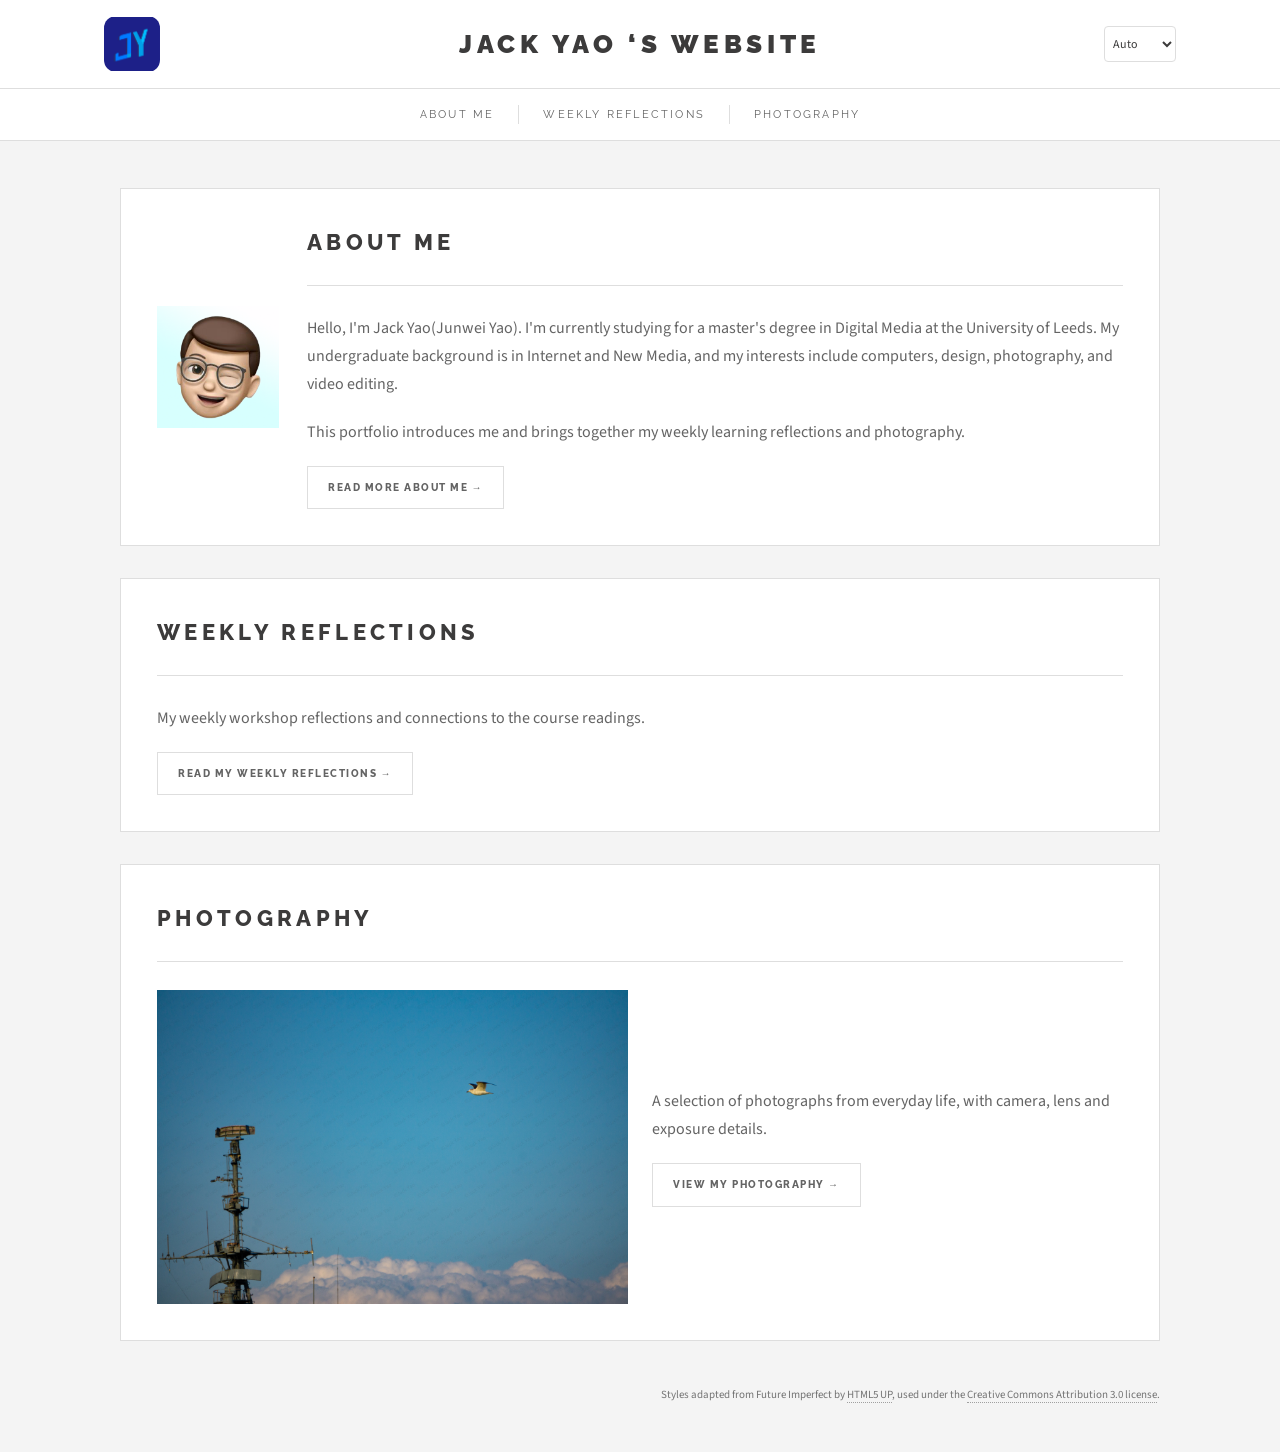
<file: index.html>
<!doctype html>
<html lang="en">
<head>
<meta charset="utf-8" />
<meta name="viewport" content="width=device-width, initial-scale=1" />
<title> Jack Yao's Website </title>
<script src="theme.js?v=20261113-1"></script>
<link href="style.css?v=20261113-1" rel="stylesheet" type="text/css" />
</head>
<body>
<header class="site-header">
  <div class="header-content">
    <a class="logo-link" href="index.html" aria-label="Home">
      <img class="site-logo" src="images/Logo.png" alt="Jack Yao logo" width="56" height="56" />
    </a>
    <h1>Jack Yao ‘s Website</h1>
    <div class="header-actions">
      <select class="theme-select" id="theme-select" aria-label="Color theme: Auto follows your device" title="Color theme">
        <option value="system">Auto</option>
        <option value="light">Light</option>
        <option value="dark">Dark</option>
      </select>
      <button class="menu-toggle" type="button" aria-expanded="false" aria-controls="site-navigation">Menu</button>
    </div>
  </div>
  <nav class="site-nav" id="site-navigation" aria-label="Main navigation">
    <a href="about.html">About Me</a>
    <a href="reflections.html">Weekly Reflections</a>
    <a href="photography.html">Photography</a>
  </nav>
</header>
<main>
  <section class="about-section" id="about">
    <img class="profile-avatar" src="images/avatar.png" alt="Illustrated portrait of Jack Yao" width="122" height="122" />
    <div>
      <h2>About Me</h2>
      <p>Hello, I'm Jack Yao(Junwei Yao). I'm currently studying for a master's degree in Digital Media at the University of Leeds. My undergraduate background is in Internet and New Media, and my interests include computers, design, photography, and video editing.</p>
      <p>This portfolio introduces me and brings together my weekly learning reflections and photography.</p>
      <p><a href="about.html">Read more about me →</a></p>
    </div>
  </section>
  <section id="reflections">
    <h2>Weekly Reflections</h2>
    <p>My weekly workshop reflections and connections to the course readings.</p>
    <p><a href="reflections.html">Read my weekly reflections →</a></p>
  </section>
  <section id="photography">
    <h2>Photography</h2>
    <div class="photography-preview">
      <a class="photo-link" href="photography.html" aria-label="View my photography gallery">
        <img src="images/photography-bird.jpg" alt="A bird flying across a blue sky above a ship's mast" width="6000" height="4000" loading="lazy" />
      </a>
      <div>
        <p>A selection of photographs from everyday life, with camera, lens and exposure details.</p>
        <p><a href="photography.html">View my photography →</a></p>
      </div>
    </div>
  </section>
</main>
<footer class="site-footer">
  <span>Styles adapted from Future Imperfect by <a href="https://html5up.net">HTML5 UP</a>, used under the <a href="https://html5up.net/license">Creative Commons Attribution 3.0 license</a>.</span>
</footer>
<script>
  const header = document.querySelector('.site-header');
  const menuButton = document.querySelector('.menu-toggle');
  const navigation = document.querySelector('.site-nav');

  function setMenuOpen(open) {
    header.classList.toggle('menu-open', open);
    menuButton.setAttribute('aria-expanded', String(open));
  }

  menuButton.addEventListener('click', function () {
    setMenuOpen(menuButton.getAttribute('aria-expanded') !== 'true');
  });

  navigation.addEventListener('click', function (event) {
    if (event.target.closest('a')) {
      setMenuOpen(false);
    }
  });

  document.addEventListener('keydown', function (event) {
    if (event.key === 'Escape' && header.classList.contains('menu-open')) {
      setMenuOpen(false);
      menuButton.focus();
    }
  });

  document.addEventListener('click', function (event) {
    if (!header.contains(event.target)) {
      setMenuOpen(false);
    }
  });

  window.matchMedia('(max-width: 768px)').addEventListener('change', function () {
    setMenuOpen(false);
  });
</script>
</body>
</html>
</file>
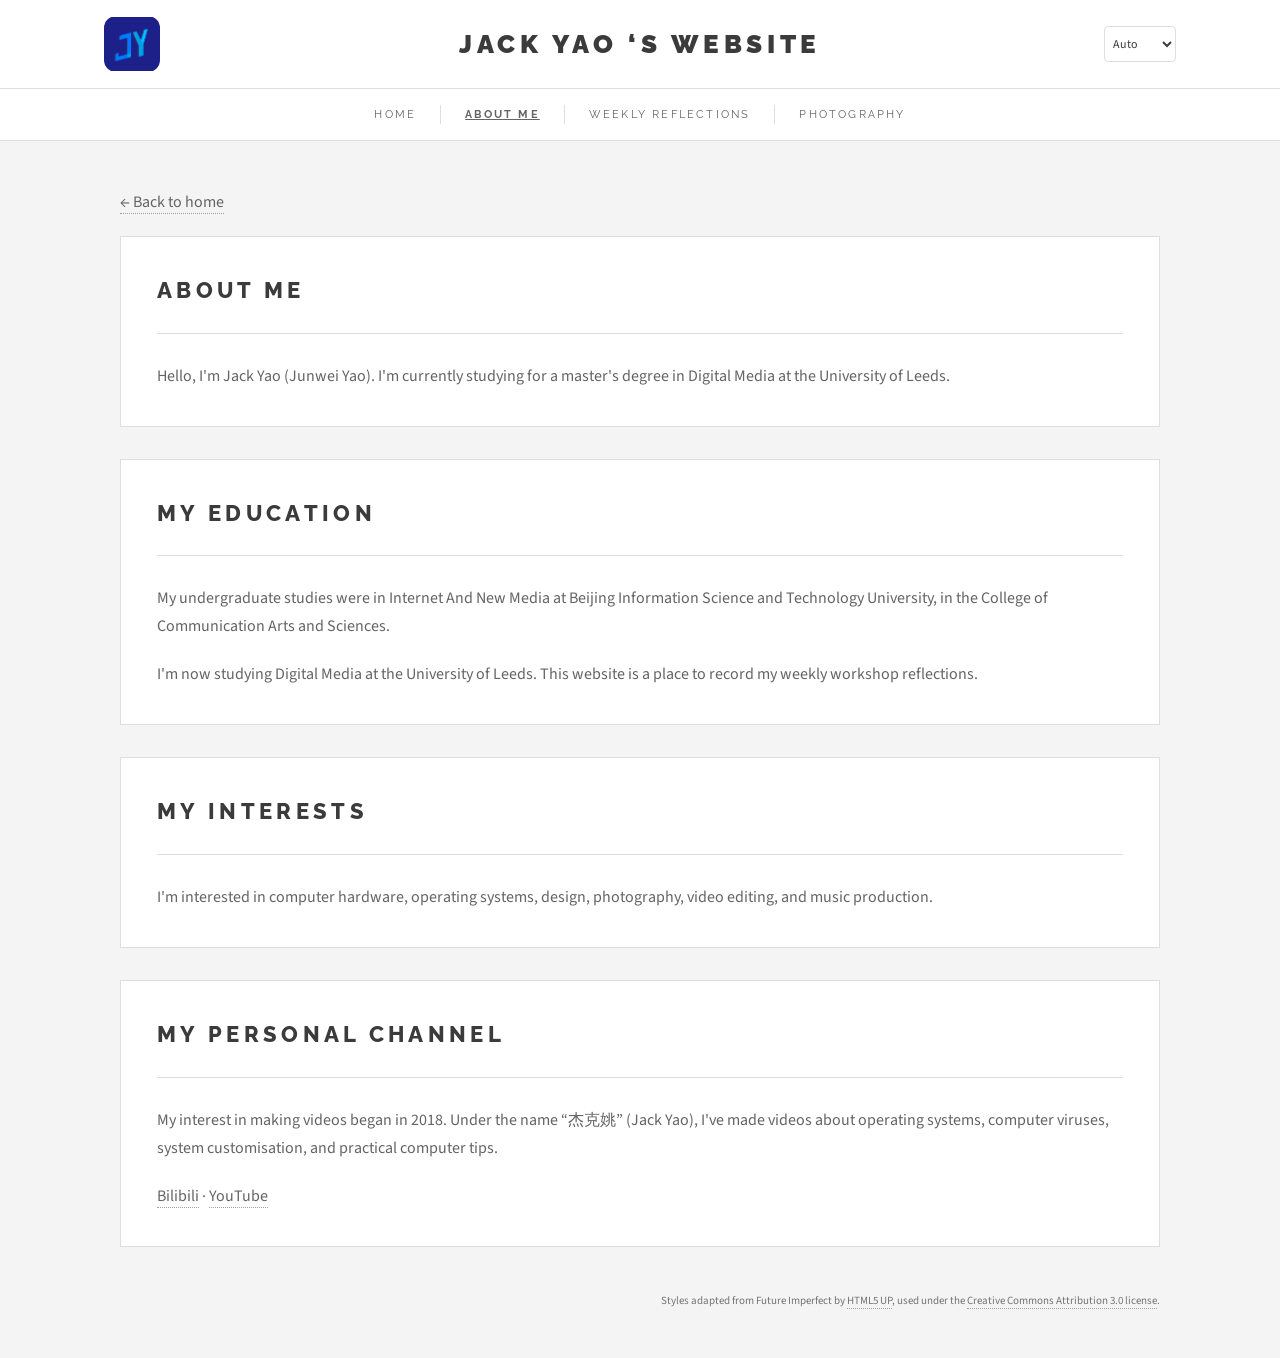
<file: about.html>
<!doctype html>
<html lang="en">
<head>
<meta charset="utf-8" />
<meta name="viewport" content="width=device-width, initial-scale=1" />
<title>About Me — Jack Yao's Website</title>
<meta name="description" content="Jack Yao's education, interests, creative work and personal video channel." />
<script src="theme.js?v=20261113-1"></script>
<link href="style.css?v=20261113-1" rel="stylesheet" type="text/css" />
</head>
<body>
<header class="site-header">
  <div class="header-content">
    <a class="logo-link" href="index.html" aria-label="Home">
      <img class="site-logo" src="images/Logo.png" alt="Jack Yao logo" width="56" height="56" />
    </a>
    <h1>Jack Yao ‘s Website</h1>
    <div class="header-actions">
      <select class="theme-select" id="theme-select" aria-label="Color theme: Auto follows your device" title="Color theme">
        <option value="system">Auto</option>
        <option value="light">Light</option>
        <option value="dark">Dark</option>
      </select>
      <button class="menu-toggle" type="button" aria-expanded="false" aria-controls="site-navigation">Menu</button>
    </div>
  </div>
  <nav class="site-nav" id="site-navigation" aria-label="Main navigation">
    <a href="index.html">Home</a>
    <a href="about.html" aria-current="page">About Me</a>
    <a href="reflections.html">Weekly Reflections</a>
    <a href="photography.html">Photography</a>
  </nav>
</header>
<main>
  <p><a href="index.html">← Back to home</a></p>
  <section id="about">
    <h2>About Me</h2>
    <p>Hello, I'm Jack Yao (Junwei Yao). I'm currently studying for a master's degree in Digital Media at the University of Leeds.</p>
  </section>
  <section>
    <h2>My Education</h2>
    <p>My undergraduate studies were in Internet And New Media at Beijing Information Science and Technology University, in the College of Communication Arts and Sciences.</p>
    <p>I'm now studying Digital Media at the University of Leeds. This website is a place to record my weekly workshop reflections.</p>
  </section>
  <section>
    <h2>My Interests</h2>
    <p>I'm interested in computer hardware, operating systems, design, photography, video editing, and music production.</p>
  </section>
  <section>
    <h2>My Personal Channel</h2>
    <p>My interest in making videos began in 2018. Under the name “杰克姚” (Jack Yao), I've made videos about operating systems, computer viruses, system customisation, and practical computer tips.</p>
    <p><a href="https://space.bilibili.com/101168809">Bilibili</a> · <a href="https://www.youtube.com/@jackyao233/">YouTube</a></p>
  </section>
</main>
<footer class="site-footer">
  <span>Styles adapted from Future Imperfect by <a href="https://html5up.net">HTML5 UP</a>, used under the <a href="https://html5up.net/license">Creative Commons Attribution 3.0 license</a>.</span>
</footer>
<script>
  const header = document.querySelector('.site-header');
  const menuButton = document.querySelector('.menu-toggle');
  const navigation = document.querySelector('.site-nav');

  function setMenuOpen(open) {
    header.classList.toggle('menu-open', open);
    menuButton.setAttribute('aria-expanded', String(open));
  }

  menuButton.addEventListener('click', function () {
    setMenuOpen(menuButton.getAttribute('aria-expanded') !== 'true');
  });

  navigation.addEventListener('click', function (event) {
    if (event.target.closest('a')) {
      setMenuOpen(false);
    }
  });

  document.addEventListener('keydown', function (event) {
    if (event.key === 'Escape' && header.classList.contains('menu-open')) {
      setMenuOpen(false);
      menuButton.focus();
    }
  });

  document.addEventListener('click', function (event) {
    if (!header.contains(event.target)) {
      setMenuOpen(false);
    }
  });

  window.matchMedia('(max-width: 768px)').addEventListener('change', function () {
    setMenuOpen(false);
  });
</script>
</body>
</html>
</file>
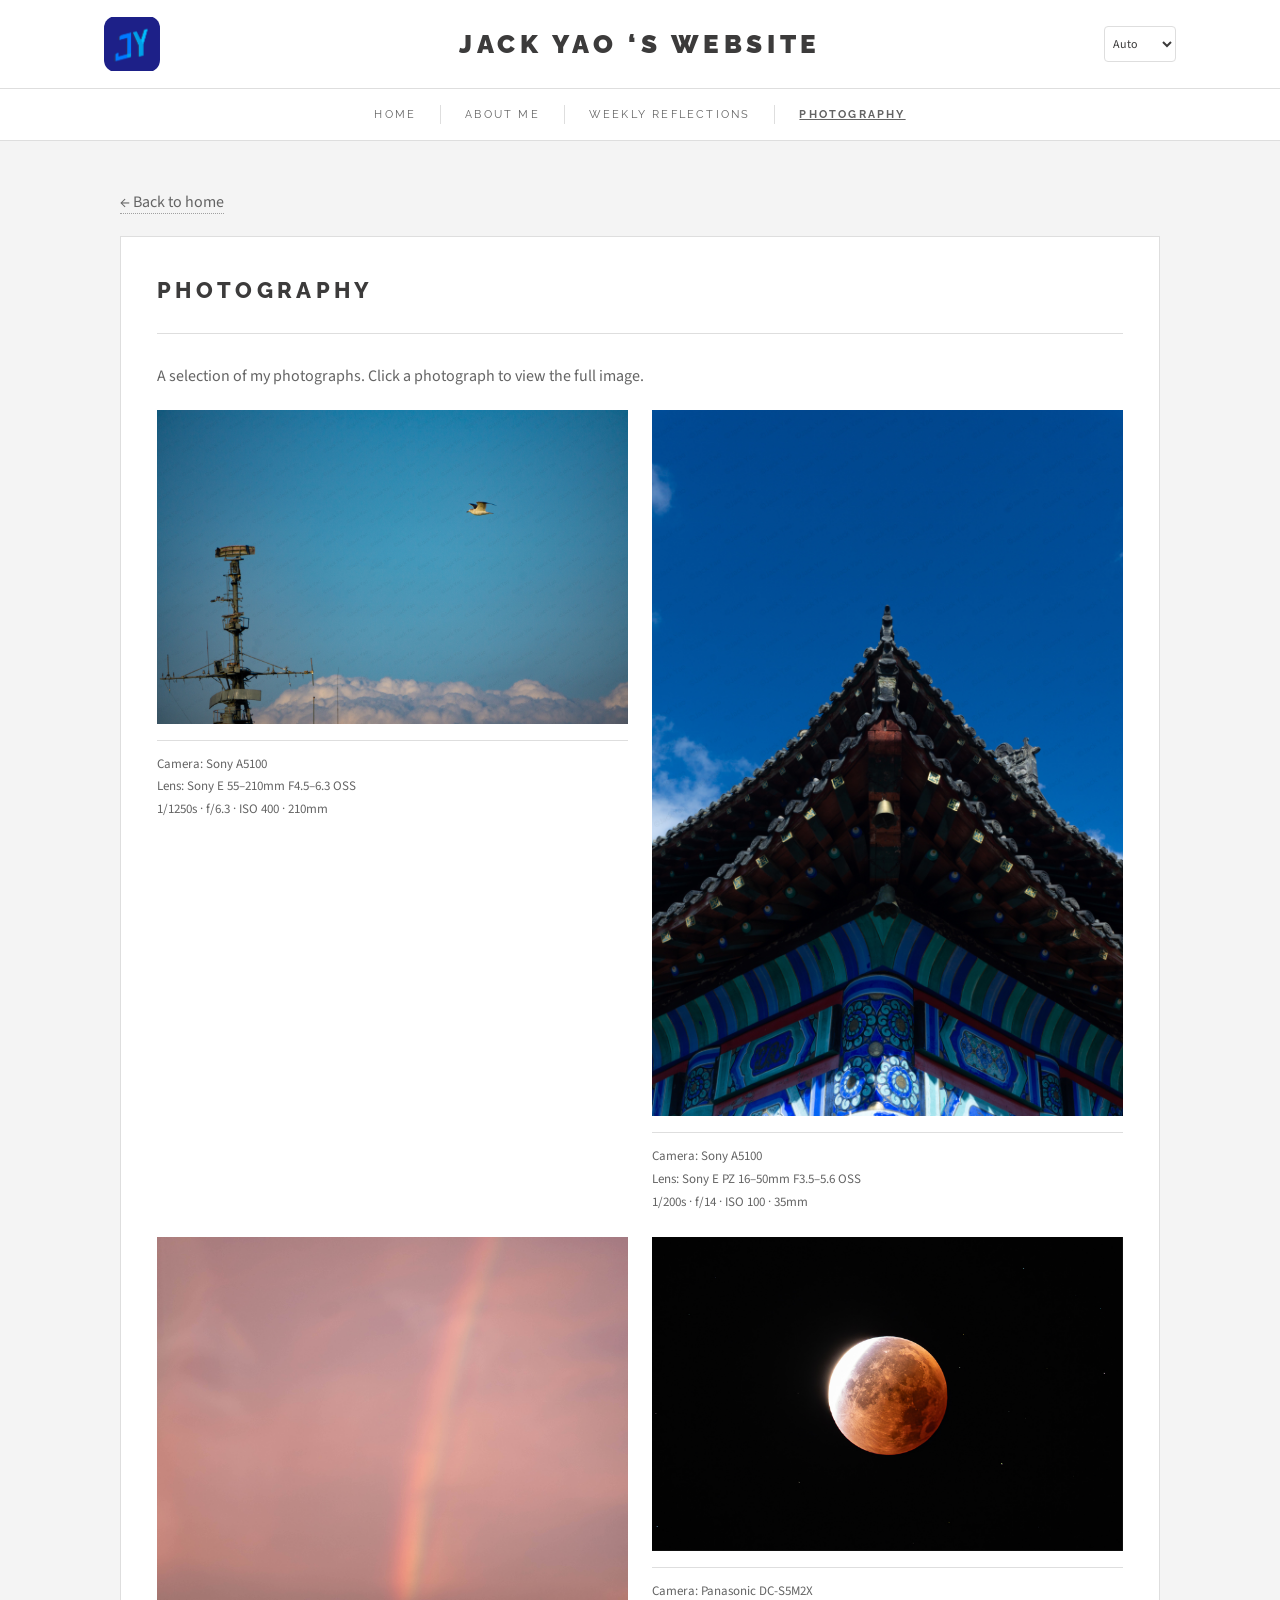
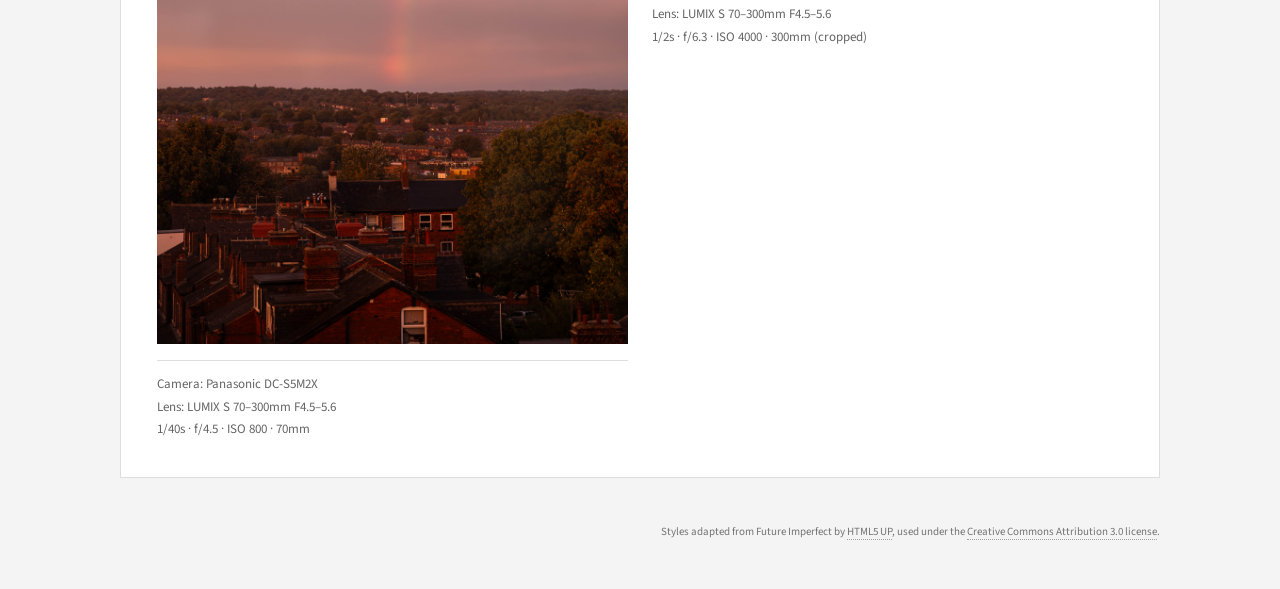
<file: photography.html>
<!doctype html>
<html lang="en">
<head>
<meta charset="utf-8" />
<meta name="viewport" content="width=device-width, initial-scale=1" />
<title>Photography — Jack Yao's Website</title>
<meta name="description" content="Photography by Jack Yao, with camera, lens and exposure details." />
<script src="theme.js?v=20261113-1"></script>
<link href="style.css?v=20261113-1" rel="stylesheet" type="text/css" />
</head>
<body>
<header class="site-header">
  <div class="header-content">
    <a class="logo-link" href="index.html" aria-label="Home">
      <img class="site-logo" src="images/Logo.png" alt="Jack Yao logo" width="56" height="56" />
    </a>
    <h1>Jack Yao ‘s Website</h1>
    <div class="header-actions">
      <select class="theme-select" id="theme-select" aria-label="Color theme: Auto follows your device" title="Color theme">
        <option value="system">Auto</option>
        <option value="light">Light</option>
        <option value="dark">Dark</option>
      </select>
      <button class="menu-toggle" type="button" aria-expanded="false" aria-controls="site-navigation">Menu</button>
    </div>
  </div>
  <nav class="site-nav" id="site-navigation" aria-label="Main navigation">
    <a href="index.html">Home</a>
    <a href="about.html">About Me</a>
    <a href="reflections.html">Weekly Reflections</a>
    <a href="photography.html" aria-current="page">Photography</a>
  </nav>
</header>
<main>
  <p><a href="index.html">← Back to home</a></p>
  <section id="photography">
    <h2>Photography</h2>
    <p>A selection of my photographs. Click a photograph to view the full image.</p>
    <div class="photo-grid">
      <figure>
        <a class="photo-link" href="images/photography-bird.jpg">
          <img src="images/photography-bird.jpg" alt="A bird flying across a blue sky above a ship's mast" width="6000" height="4000" loading="lazy" />
        </a>
        <figcaption>
          Camera: Sony A5100<br />
          Lens: Sony E 55–210mm F4.5–6.3 OSS<br />
          1/1250s · f/6.3 · ISO 400 · 210mm
        </figcaption>
      </figure>
      <figure>
        <a class="photo-link" href="images/photography-roof.jpg">
          <img src="images/photography-roof.jpg" alt="Decorated traditional roof seen from below against a blue sky" width="4000" height="6000" loading="lazy" />
        </a>
        <figcaption>
          Camera: Sony A5100<br />
          Lens: Sony E PZ 16–50mm F3.5–5.6 OSS<br />
          1/200s · f/14 · ISO 100 · 35mm
        </figcaption>
      </figure>
      <figure>
        <a class="photo-link" href="images/photography-rainbow.jpg">
          <img src="images/photography-rainbow.jpg" alt="A rainbow in a pink evening sky above rooftops and trees" width="4000" height="6000" loading="lazy" />
        </a>
        <figcaption>
          Camera: Panasonic DC-S5M2X<br />
          Lens: LUMIX S 70–300mm F4.5–5.6<br />
          1/40s · f/4.5 · ISO 800 · 70mm
        </figcaption>
      </figure>
      <figure>
        <a class="photo-link" href="images/photography-moon.png">
          <img src="images/photography-moon.png" alt="An orange moon during a lunar eclipse against a dark sky" width="6000" height="4000" loading="lazy" />
        </a>
        <figcaption>
          Camera: Panasonic DC-S5M2X<br />
          Lens: LUMIX S 70–300mm F4.5–5.6<br />
          1/2s · f/6.3 · ISO 4000 · 300mm (cropped)
        </figcaption>
      </figure>
    </div>
  </section>
</main>
<footer class="site-footer">
  <span>Styles adapted from Future Imperfect by <a href="https://html5up.net">HTML5 UP</a>, used under the <a href="https://html5up.net/license">Creative Commons Attribution 3.0 license</a>.</span>
</footer>
<script>
  const header = document.querySelector('.site-header');
  const menuButton = document.querySelector('.menu-toggle');
  const navigation = document.querySelector('.site-nav');

  function setMenuOpen(open) {
    header.classList.toggle('menu-open', open);
    menuButton.setAttribute('aria-expanded', String(open));
  }

  menuButton.addEventListener('click', function () {
    setMenuOpen(menuButton.getAttribute('aria-expanded') !== 'true');
  });

  navigation.addEventListener('click', function (event) {
    if (event.target.closest('a')) {
      setMenuOpen(false);
    }
  });

  document.addEventListener('keydown', function (event) {
    if (event.key === 'Escape' && header.classList.contains('menu-open')) {
      setMenuOpen(false);
      menuButton.focus();
    }
  });

  document.addEventListener('click', function (event) {
    if (!header.contains(event.target)) {
      setMenuOpen(false);
    }
  });

  window.matchMedia('(max-width: 768px)').addEventListener('change', function () {
    setMenuOpen(false);
  });
</script>
</body>
</html>
</file>
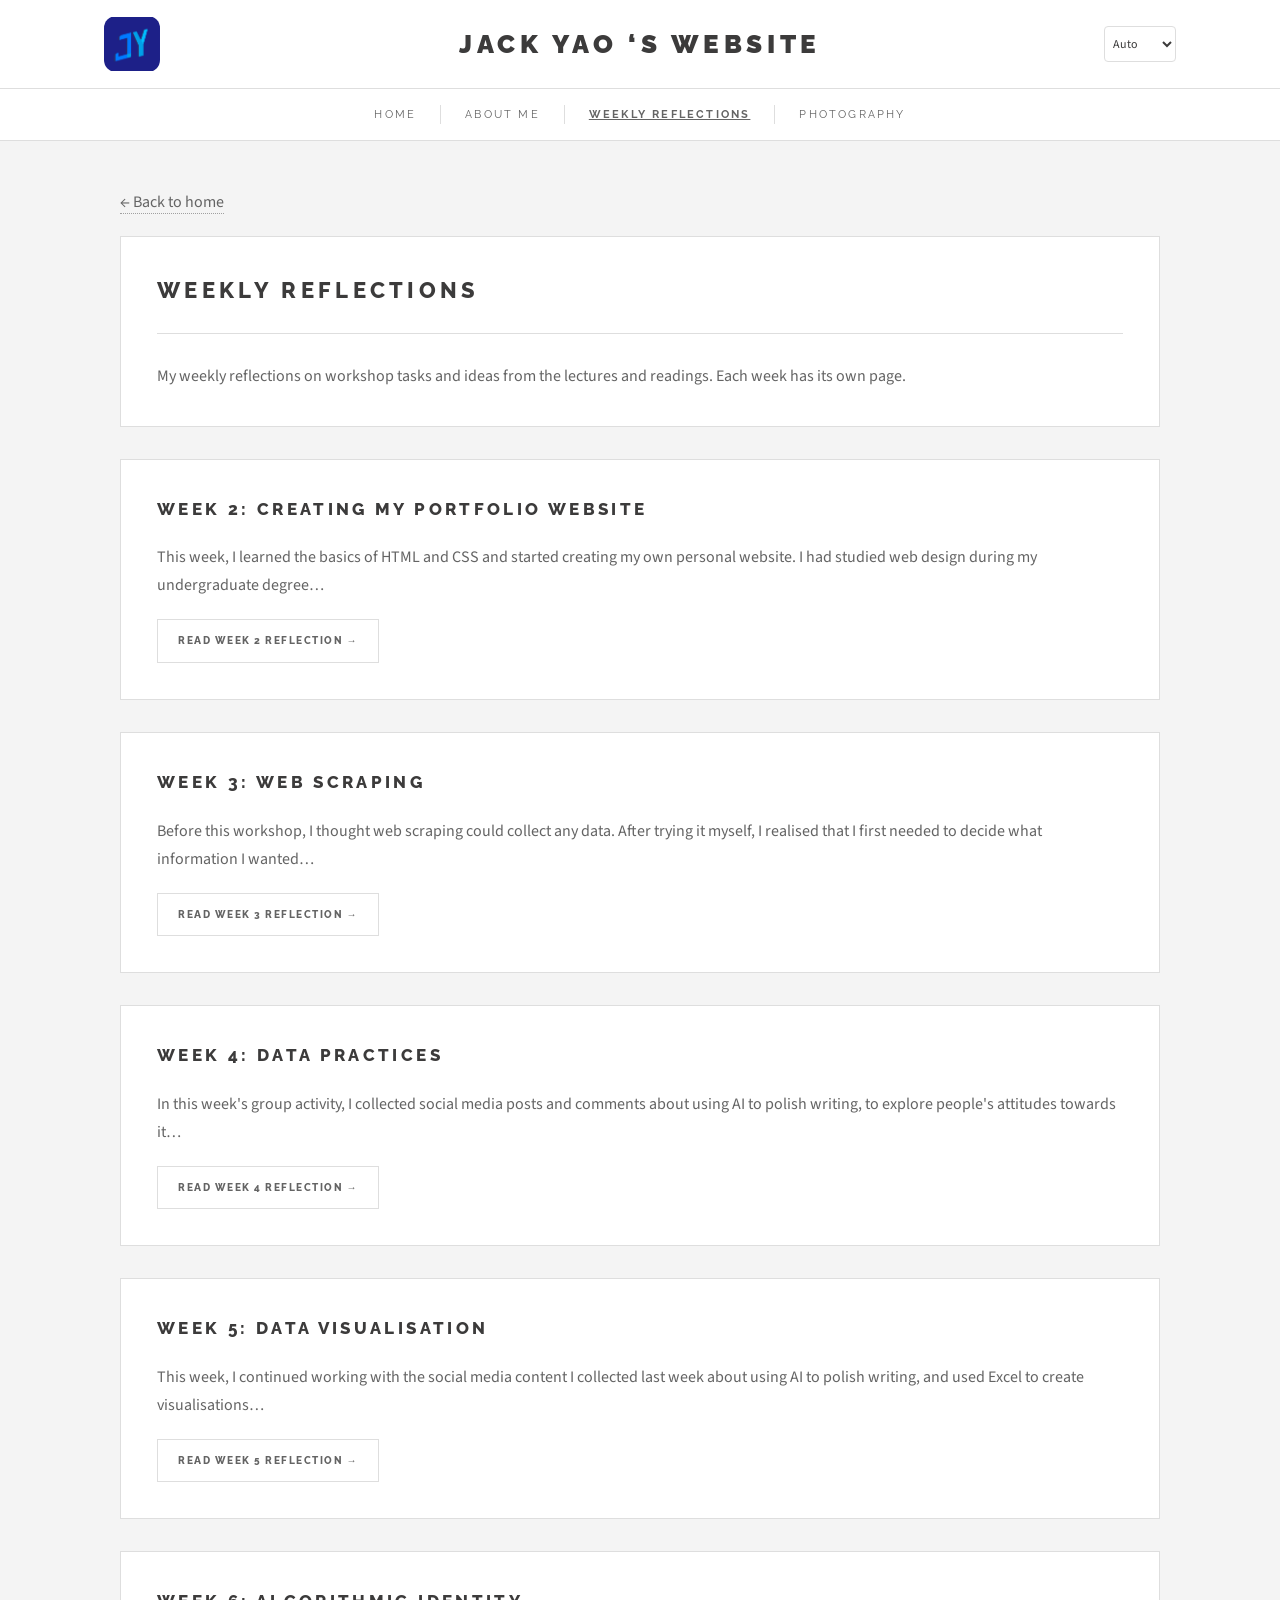
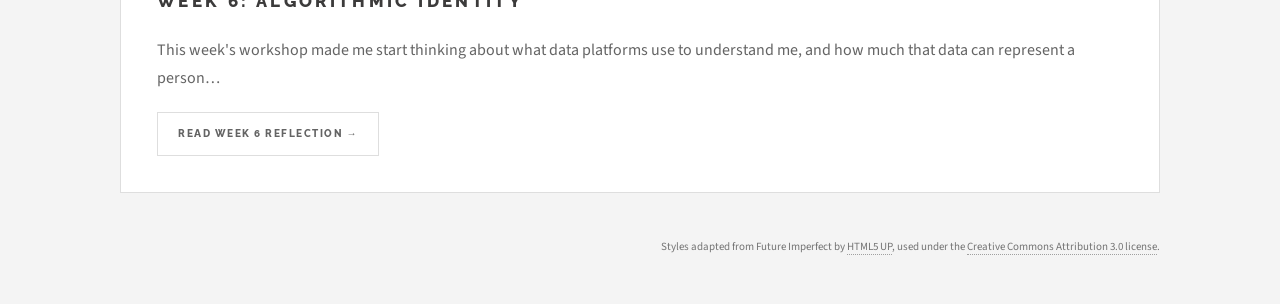
<file: reflections.html>
<!doctype html>
<html lang="en">
<head>
<meta charset="utf-8" />
<meta name="viewport" content="width=device-width, initial-scale=1" />
<title>Weekly Reflections — Jack Yao's Website</title>
<meta name="description" content="Jack Yao's weekly workshop reflections and connections to digital media readings and lectures." />
<script src="theme.js?v=20261113-1"></script>
<link href="style.css?v=20261113-1" rel="stylesheet" type="text/css" />
</head>
<body>
<header class="site-header">
  <div class="header-content">
    <a class="logo-link" href="index.html" aria-label="Home">
      <img class="site-logo" src="images/Logo.png" alt="Jack Yao logo" width="56" height="56" />
    </a>
    <h1>Jack Yao ‘s Website</h1>
    <div class="header-actions">
      <select class="theme-select" id="theme-select" aria-label="Color theme: Auto follows your device" title="Color theme">
        <option value="system">Auto</option>
        <option value="light">Light</option>
        <option value="dark">Dark</option>
      </select>
      <button class="menu-toggle" type="button" aria-expanded="false" aria-controls="site-navigation">Menu</button>
    </div>
  </div>
  <nav class="site-nav" id="site-navigation" aria-label="Main navigation">
    <a href="index.html">Home</a>
    <a href="about.html">About Me</a>
    <a href="reflections.html" aria-current="page">Weekly Reflections</a>
    <a href="photography.html">Photography</a>
  </nav>
</header>
<main>
  <p><a href="index.html">← Back to home</a></p>
  <section id="reflections">
    <h2>Weekly Reflections</h2>
    <p>My weekly reflections on workshop tasks and ideas from the lectures and readings. Each week has its own page.</p>
  </section>
  <article>
    <h3><a href="week2.html">Week 2: Creating My Portfolio Website</a></h3>
    <p>This week, I learned the basics of HTML and CSS and started creating my own personal website. I had studied web design during my undergraduate degree…</p>
    <p><a href="week2.html">Read Week 2 reflection →</a></p>
  </article>
  <article>
    <h3><a href="week3.html">Week 3: Web Scraping</a></h3>
    <p>Before this workshop, I thought web scraping could collect any data. After trying it myself, I realised that I first needed to decide what information I wanted…</p>
    <p><a href="week3.html">Read Week 3 reflection →</a></p>
  </article>
  <article>
    <h3><a href="week4.html">Week 4: Data Practices</a></h3>
    <p>In this week's group activity, I collected social media posts and comments about using AI to polish writing, to explore people's attitudes towards it…</p>
    <p><a href="week4.html">Read Week 4 reflection →</a></p>
  </article>
  <article>
    <h3><a href="week5.html">Week 5: Data Visualisation</a></h3>
    <p>This week, I continued working with the social media content I collected last week about using AI to polish writing, and used Excel to create visualisations…</p>
    <p><a href="week5.html">Read Week 5 reflection →</a></p>
  </article>
  <article>
    <h3><a href="week6.html">Week 6: Algorithmic Identity</a></h3>
    <p>This week's workshop made me start thinking about what data platforms use to understand me, and how much that data can represent a person…</p>
    <p><a href="week6.html">Read Week 6 reflection →</a></p>
  </article>
</main>
<footer class="site-footer">
  <span>Styles adapted from Future Imperfect by <a href="https://html5up.net">HTML5 UP</a>, used under the <a href="https://html5up.net/license">Creative Commons Attribution 3.0 license</a>.</span>
</footer>
<script>
  const header = document.querySelector('.site-header');
  const menuButton = document.querySelector('.menu-toggle');
  const navigation = document.querySelector('.site-nav');

  function setMenuOpen(open) {
    header.classList.toggle('menu-open', open);
    menuButton.setAttribute('aria-expanded', String(open));
  }

  menuButton.addEventListener('click', function () {
    setMenuOpen(menuButton.getAttribute('aria-expanded') !== 'true');
  });

  navigation.addEventListener('click', function (event) {
    if (event.target.closest('a')) {
      setMenuOpen(false);
    }
  });

  document.addEventListener('keydown', function (event) {
    if (event.key === 'Escape' && header.classList.contains('menu-open')) {
      setMenuOpen(false);
      menuButton.focus();
    }
  });

  document.addEventListener('click', function (event) {
    if (!header.contains(event.target)) {
      setMenuOpen(false);
    }
  });

  window.matchMedia('(max-width: 768px)').addEventListener('change', function () {
    setMenuOpen(false);
  });
</script>
</body>
</html>
</file>
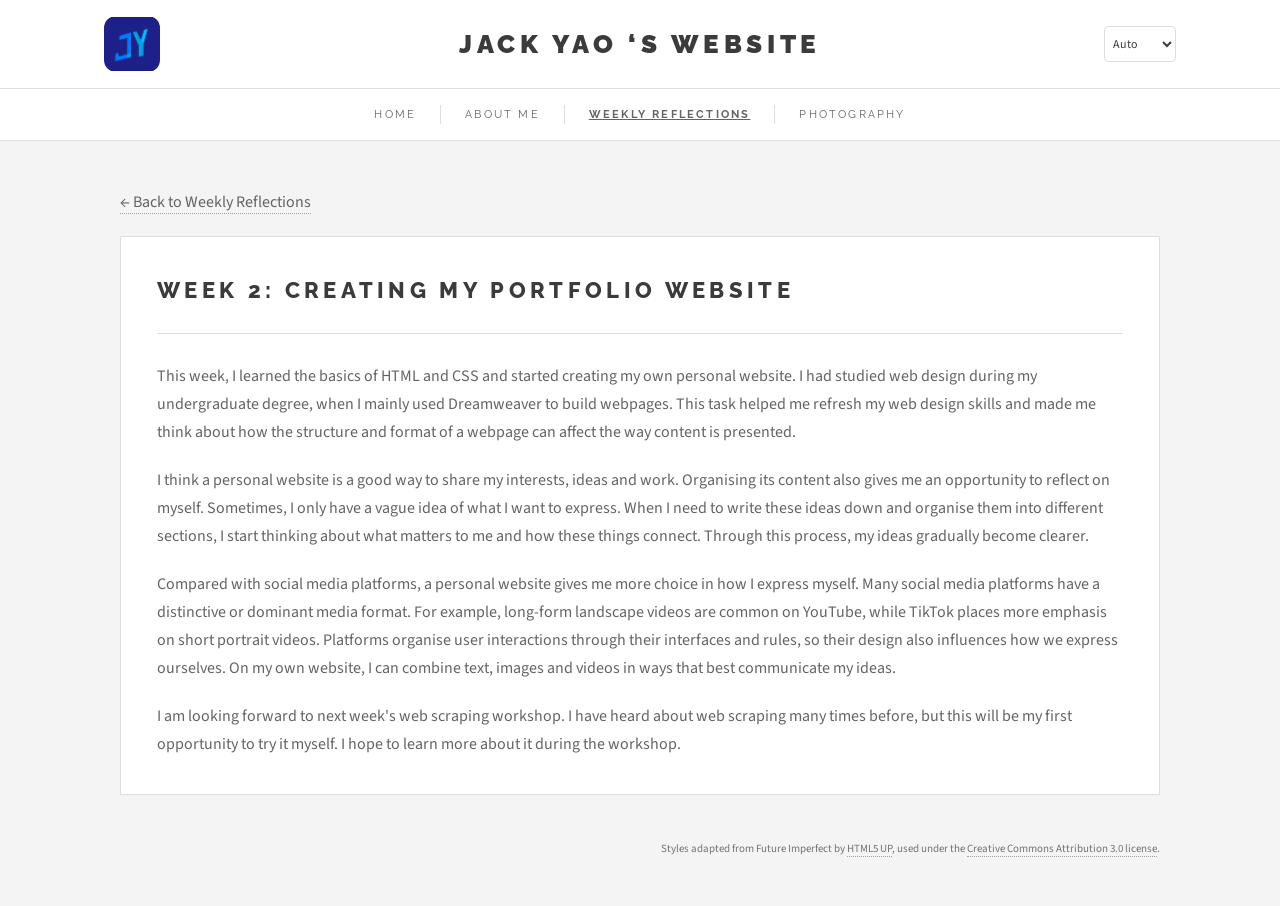
<file: week2.html>
<!doctype html>
<html lang="en">
<head>
<meta charset="utf-8" />
<meta name="viewport" content="width=device-width, initial-scale=1" />
<title>Week 2 Reflection — Jack Yao's Website</title>
<meta name="description" content="Jack Yao's Week 2 reflection on creating a portfolio website and understanding the Internet." />
<script src="theme.js?v=20261113-1"></script>
<link href="style.css?v=20261113-1" rel="stylesheet" type="text/css" />
</head>
<body>
<header class="site-header">
  <div class="header-content">
    <a class="logo-link" href="index.html" aria-label="Home">
      <img class="site-logo" src="images/Logo.png" alt="Jack Yao logo" width="56" height="56" />
    </a>
    <h1>Jack Yao ‘s Website</h1>
    <div class="header-actions">
      <select class="theme-select" id="theme-select" aria-label="Color theme: Auto follows your device" title="Color theme">
        <option value="system">Auto</option>
        <option value="light">Light</option>
        <option value="dark">Dark</option>
      </select>
      <button class="menu-toggle" type="button" aria-expanded="false" aria-controls="site-navigation">Menu</button>
    </div>
  </div>
  <nav class="site-nav" id="site-navigation" aria-label="Main navigation">
    <a href="index.html">Home</a>
    <a href="about.html">About Me</a>
    <a href="reflections.html" aria-current="page">Weekly Reflections</a>
    <a href="photography.html">Photography</a>
  </nav>
</header>
<main>
  <p><a href="reflections.html">← Back to Weekly Reflections</a></p>
  <article>
    <h2>Week 2: Creating My Portfolio Website</h2>
    <p>This week, I learned the basics of HTML and CSS and started creating my own personal website. I had studied web design during my undergraduate degree, when I mainly used Dreamweaver to build webpages. This task helped me refresh my web design skills and made me think about how the structure and format of a webpage can affect the way content is presented.</p>
    <p>I think a personal website is a good way to share my interests, ideas and work. Organising its content also gives me an opportunity to reflect on myself. Sometimes, I only have a vague idea of what I want to express. When I need to write these ideas down and organise them into different sections, I start thinking about what matters to me and how these things connect. Through this process, my ideas gradually become clearer.</p>
    <p>Compared with social media platforms, a personal website gives me more choice in how I express myself. Many social media platforms have a distinctive or dominant media format. For example, long-form landscape videos are common on YouTube, while TikTok places more emphasis on short portrait videos. Platforms organise user interactions through their interfaces and rules, so their design also influences how we express ourselves. On my own website, I can combine text, images and videos in ways that best communicate my ideas.</p>
    <p>I am looking forward to next week's web scraping workshop. I have heard about web scraping many times before, but this will be my first opportunity to try it myself. I hope to learn more about it during the workshop.</p>
  </article>
</main>
<footer class="site-footer">
  <span>Styles adapted from Future Imperfect by <a href="https://html5up.net">HTML5 UP</a>, used under the <a href="https://html5up.net/license">Creative Commons Attribution 3.0 license</a>.</span>
</footer>
<script>
  const header = document.querySelector('.site-header');
  const menuButton = document.querySelector('.menu-toggle');
  const navigation = document.querySelector('.site-nav');

  function setMenuOpen(open) {
    header.classList.toggle('menu-open', open);
    menuButton.setAttribute('aria-expanded', String(open));
  }

  menuButton.addEventListener('click', function () {
    setMenuOpen(menuButton.getAttribute('aria-expanded') !== 'true');
  });

  navigation.addEventListener('click', function (event) {
    if (event.target.closest('a')) {
      setMenuOpen(false);
    }
  });

  document.addEventListener('keydown', function (event) {
    if (event.key === 'Escape' && header.classList.contains('menu-open')) {
      setMenuOpen(false);
      menuButton.focus();
    }
  });

  document.addEventListener('click', function (event) {
    if (!header.contains(event.target)) {
      setMenuOpen(false);
    }
  });

  window.matchMedia('(max-width: 768px)').addEventListener('change', function () {
    setMenuOpen(false);
  });
</script>
</body>
</html>
</file>
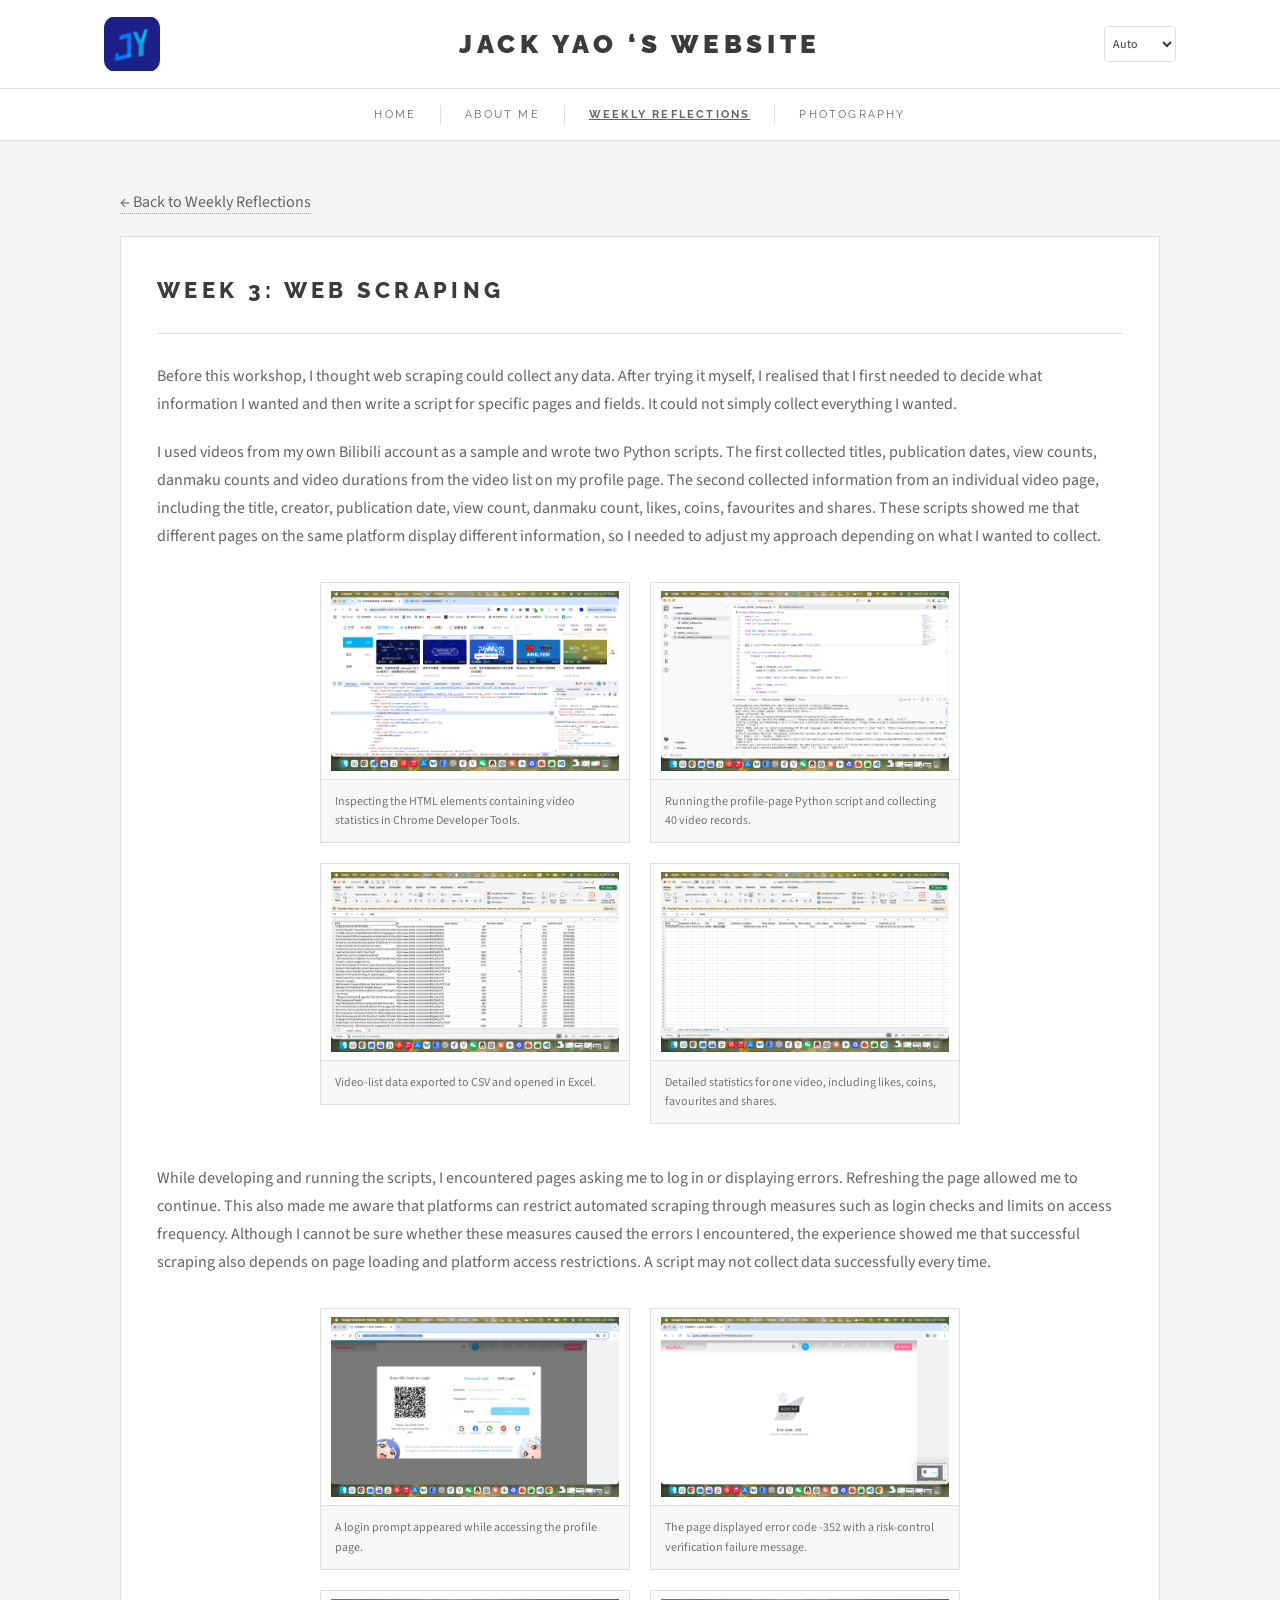
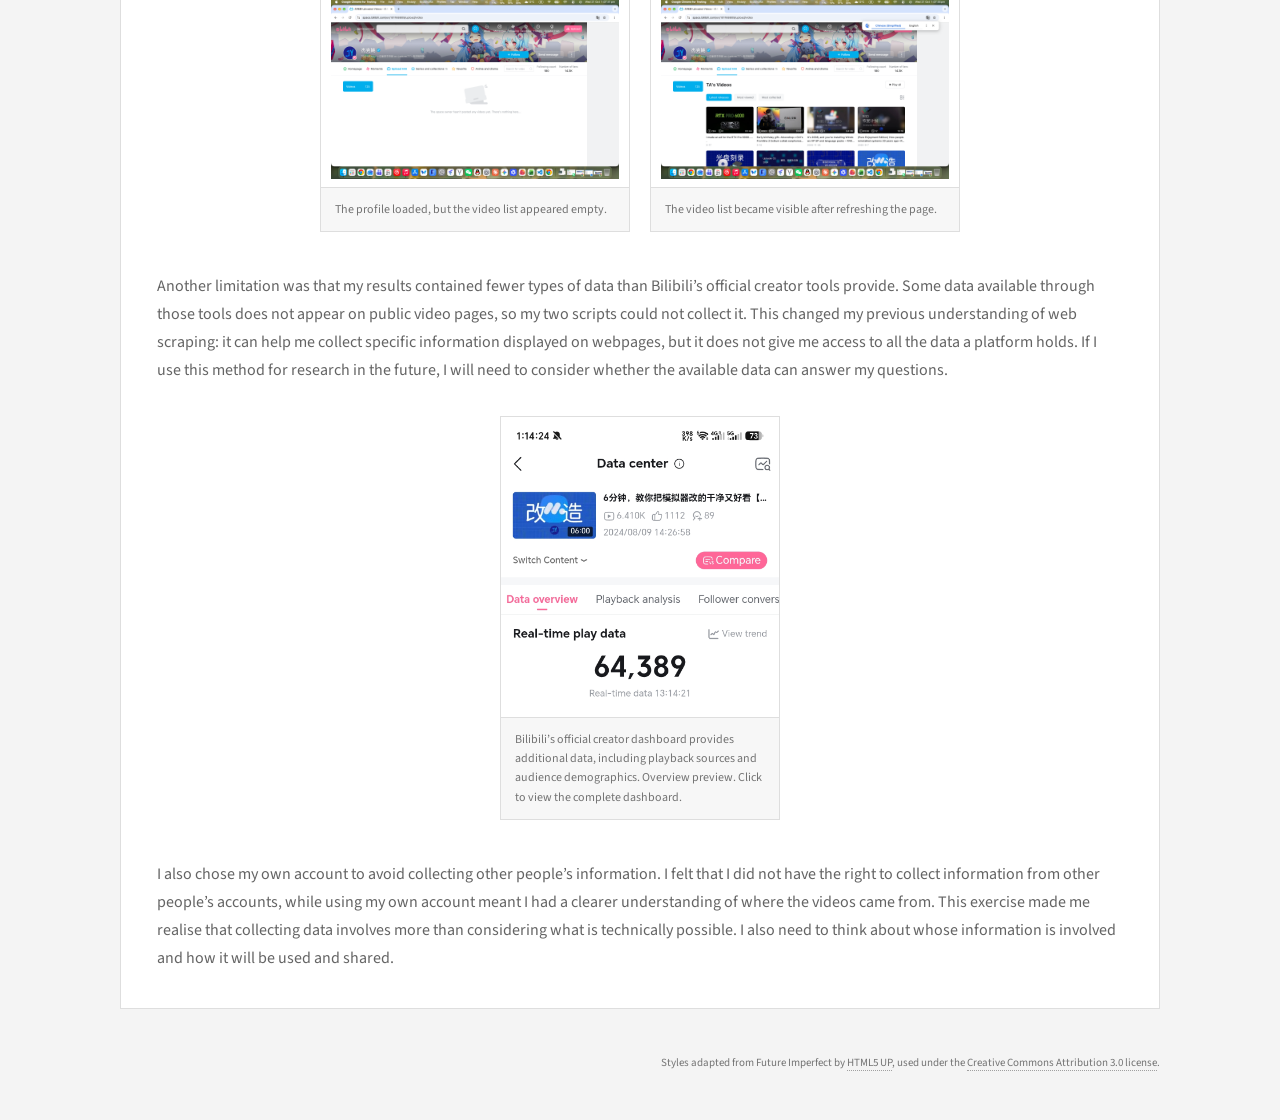
<file: week3.html>
<!doctype html>
<html lang="en">
<head>
<meta charset="utf-8" />
<meta name="viewport" content="width=device-width, initial-scale=1" />
<title>Week 3 Reflection — Jack Yao's Website</title>
<meta name="description" content="Jack Yao's Week 3 reflection on scraping Bilibili video data, practical challenges and ethical considerations." />
<script src="theme.js?v=20261113-1"></script>
<link href="style.css?v=20261113-1" rel="stylesheet" type="text/css" />
</head>
<body>
<header class="site-header">
  <div class="header-content">
    <a class="logo-link" href="index.html" aria-label="Home">
      <img class="site-logo" src="images/Logo.png" alt="Jack Yao logo" width="56" height="56" />
    </a>
    <h1>Jack Yao ‘s Website</h1>
    <div class="header-actions">
      <select class="theme-select" id="theme-select" aria-label="Color theme: Auto follows your device" title="Color theme">
        <option value="system">Auto</option>
        <option value="light">Light</option>
        <option value="dark">Dark</option>
      </select>
      <button class="menu-toggle" type="button" aria-expanded="false" aria-controls="site-navigation">Menu</button>
    </div>
  </div>
  <nav class="site-nav" id="site-navigation" aria-label="Main navigation">
    <a href="index.html">Home</a>
    <a href="about.html">About Me</a>
    <a href="reflections.html" aria-current="page">Weekly Reflections</a>
    <a href="photography.html">Photography</a>
  </nav>
</header>
<main>
  <p><a href="reflections.html">← Back to Weekly Reflections</a></p>
  <article>
    <h2>Week 3: Web Scraping</h2>
    <p>Before this workshop, I thought web scraping could collect any data. After trying it myself, I realised that I first needed to decide what information I wanted and then write a script for specific pages and fields. It could not simply collect everything I wanted.</p>
    <p>I used videos from my own Bilibili account as a sample and wrote two Python scripts. The first collected titles, publication dates, view counts, danmaku counts and video durations from the video list on my profile page. The second collected information from an individual video page, including the title, creator, publication date, view count, danmaku count, likes, coins, favourites and shares. These scripts showed me that different pages on the same platform display different information, so I needed to adjust my approach depending on what I wanted to collect.</p>
    <div class="reflection-screenshots">
      <figure>
        <a class="photo-link" href="images/week3/page-structure.png" aria-label="View full-size screenshot: Inspecting the HTML elements containing video statistics in Chrome Developer Tools.">
          <img src="images/week3/page-structure.png" alt="Inspecting the HTML elements containing video statistics in Chrome Developer Tools." width="2880" height="1800" loading="lazy" />
        </a>
        <figcaption>Inspecting the HTML elements containing video statistics in Chrome Developer Tools.</figcaption>
      </figure>
      <figure>
        <a class="photo-link" href="images/week3/python-script.png" aria-label="View full-size screenshot: Running the profile-page Python script and collecting 40 video records.">
          <img src="images/week3/python-script.png" alt="Running the profile-page Python script and collecting 40 video records." width="2880" height="1800" loading="lazy" />
        </a>
        <figcaption>Running the profile-page Python script and collecting 40 video records.</figcaption>
      </figure>
      <figure>
        <a class="photo-link" href="images/week3/video-list-csv.png" aria-label="View full-size screenshot: Video-list data exported to CSV and opened in Excel.">
          <img src="images/week3/video-list-csv.png" alt="Video-list data exported to CSV and opened in Excel." width="2880" height="1800" loading="lazy" />
        </a>
        <figcaption>Video-list data exported to CSV and opened in Excel.</figcaption>
      </figure>
      <figure>
        <a class="photo-link" href="images/week3/video-detail-csv.png" aria-label="View full-size screenshot: Detailed statistics for one video, including likes, coins, favourites and shares.">
          <img src="images/week3/video-detail-csv.png" alt="Detailed statistics for one video, including likes, coins, favourites and shares." width="2880" height="1800" loading="lazy" />
        </a>
        <figcaption>Detailed statistics for one video, including likes, coins, favourites and shares.</figcaption>
      </figure>
    </div>
    <p>While developing and running the scripts, I encountered pages asking me to log in or displaying errors. Refreshing the page allowed me to continue. This also made me aware that platforms can restrict automated scraping through measures such as login checks and limits on access frequency. Although I cannot be sure whether these measures caused the errors I encountered, the experience showed me that successful scraping also depends on page loading and platform access restrictions. A script may not collect data successfully every time.</p>
    <div class="reflection-screenshots">
      <figure>
        <a class="photo-link" href="images/week3/login-prompt.png" aria-label="View full-size screenshot: A login prompt appeared while accessing the profile page.">
          <img src="images/week3/login-prompt.png" alt="A login prompt appeared while accessing the profile page." width="2880" height="1800" loading="lazy" />
        </a>
        <figcaption>A login prompt appeared while accessing the profile page.</figcaption>
      </figure>
      <figure>
        <a class="photo-link" href="images/week3/access-error.png" aria-label="View full-size screenshot: The page displayed error code -352 with a risk-control verification failure message.">
          <img src="images/week3/access-error.png" alt="The page displayed error code -352 with a risk-control verification failure message." width="2880" height="1800" loading="lazy" />
        </a>
        <figcaption>The page displayed error code -352 with a risk-control verification failure message.</figcaption>
      </figure>
      <figure>
        <a class="photo-link" href="images/week3/empty-video-list.png" aria-label="View full-size screenshot: The profile loaded, but the video list appeared empty.">
          <img src="images/week3/empty-video-list.png" alt="The profile loaded, but the video list appeared empty." width="2880" height="1800" loading="lazy" />
        </a>
        <figcaption>The profile loaded, but the video list appeared empty.</figcaption>
      </figure>
      <figure>
        <a class="photo-link" href="images/week3/loaded-video-list.png" aria-label="View full-size screenshot: The video list became visible after refreshing the page.">
          <img src="images/week3/loaded-video-list.png" alt="The video list became visible after refreshing the page." width="2880" height="1800" loading="lazy" />
        </a>
        <figcaption>The video list became visible after refreshing the page.</figcaption>
      </figure>
    </div>
    <p>Another limitation was that my results contained fewer types of data than Bilibili’s official creator tools provide. Some data available through those tools does not appear on public video pages, so my two scripts could not collect it. This changed my previous understanding of web scraping: it can help me collect specific information displayed on webpages, but it does not give me access to all the data a platform holds. If I use this method for research in the future, I will need to consider whether the available data can answer my questions.</p>
    <figure class="reflection-dashboard">
      <a class="photo-link" href="images/week3/creator-dashboard.jpg" aria-label="View full-size Bilibili creator dashboard screenshot">
        <img src="images/week3/creator-dashboard.jpg" alt="Bilibili creator dashboard showing video statistics, playback sources and audience demographics" loading="lazy" />
      </a>
      <figcaption>Bilibili’s official creator dashboard provides additional data, including playback sources and audience demographics. Overview preview. Click to view the complete dashboard.</figcaption>
    </figure>
    <p>I also chose my own account to avoid collecting other people’s information. I felt that I did not have the right to collect information from other people’s accounts, while using my own account meant I had a clearer understanding of where the videos came from. This exercise made me realise that collecting data involves more than considering what is technically possible. I also need to think about whose information is involved and how it will be used and shared.</p>
  </article>
</main>
<footer class="site-footer">
  <span>Styles adapted from Future Imperfect by <a href="https://html5up.net">HTML5 UP</a>, used under the <a href="https://html5up.net/license">Creative Commons Attribution 3.0 license</a>.</span>
</footer>
<script>
  const header = document.querySelector('.site-header');
  const menuButton = document.querySelector('.menu-toggle');
  const navigation = document.querySelector('.site-nav');

  function setMenuOpen(open) {
    header.classList.toggle('menu-open', open);
    menuButton.setAttribute('aria-expanded', String(open));
  }

  menuButton.addEventListener('click', function () {
    setMenuOpen(menuButton.getAttribute('aria-expanded') !== 'true');
  });

  navigation.addEventListener('click', function (event) {
    if (event.target.closest('a')) {
      setMenuOpen(false);
    }
  });

  document.addEventListener('keydown', function (event) {
    if (event.key === 'Escape' && header.classList.contains('menu-open')) {
      setMenuOpen(false);
      menuButton.focus();
    }
  });

  document.addEventListener('click', function (event) {
    if (!header.contains(event.target)) {
      setMenuOpen(false);
    }
  });

  window.matchMedia('(max-width: 768px)').addEventListener('change', function () {
    setMenuOpen(false);
  });
</script>
</body>
</html>
</file>
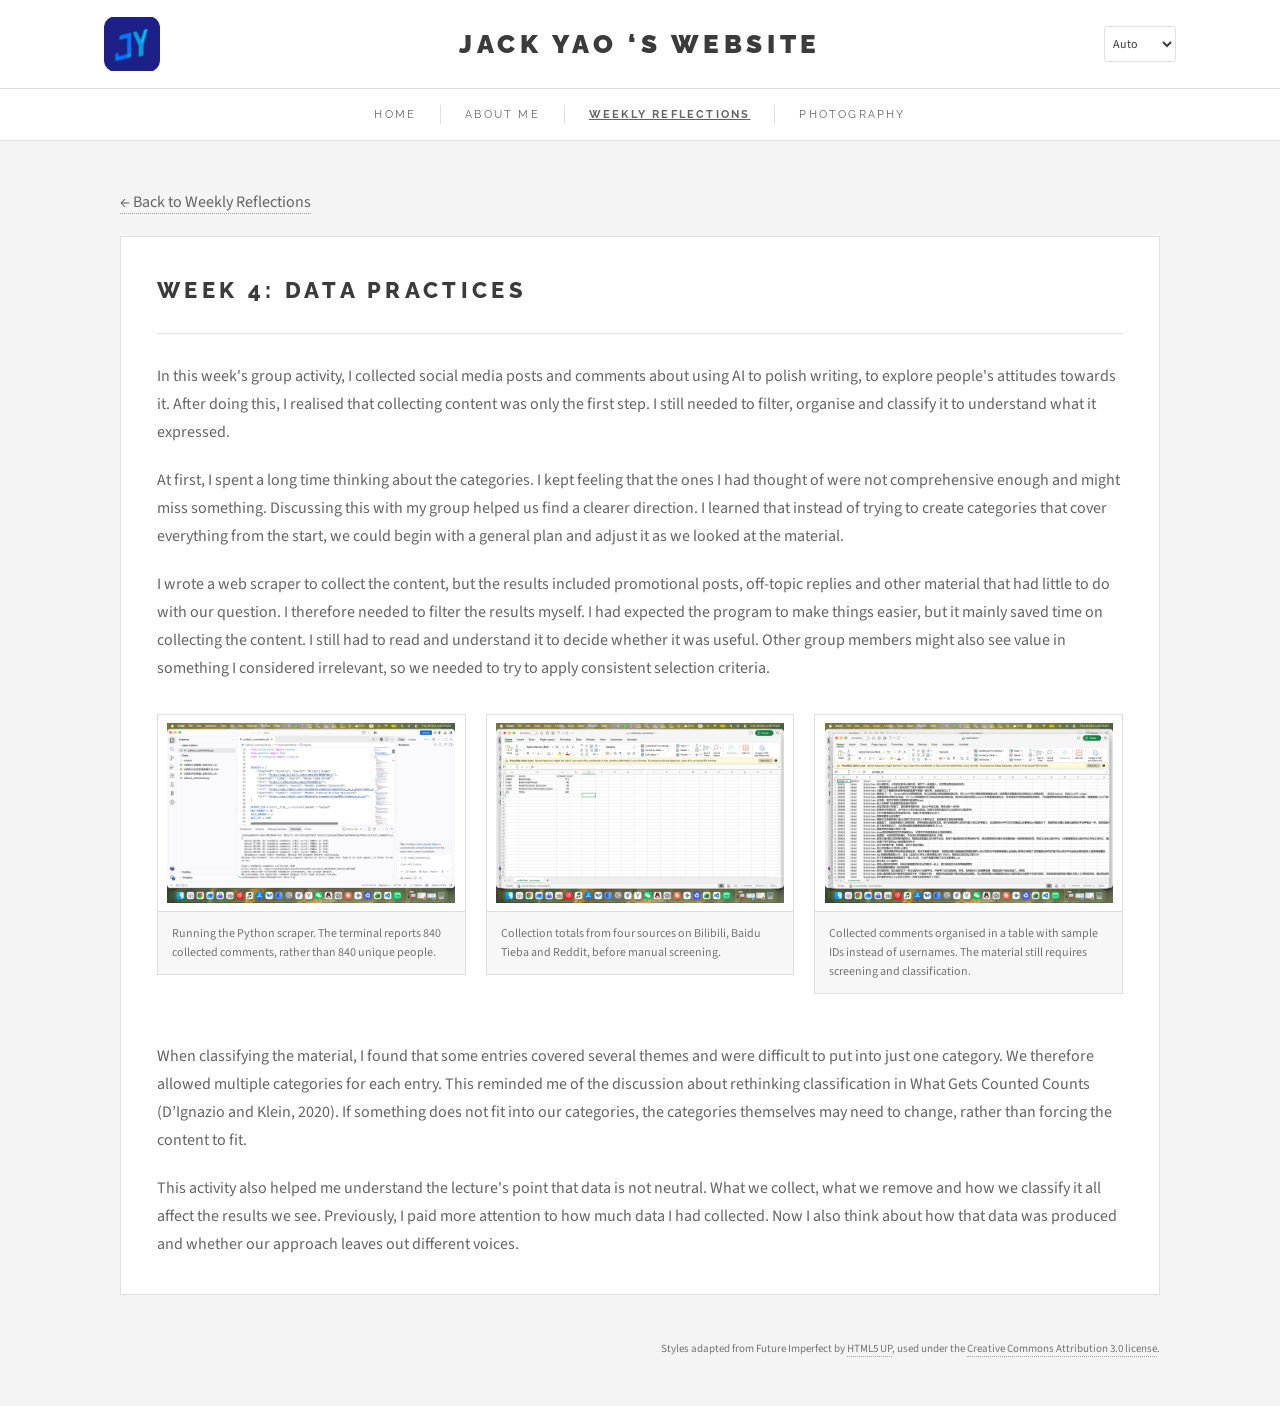
<file: week4.html>
<!doctype html>
<html lang="en">
<head>
<meta charset="utf-8" />
<meta name="viewport" content="width=device-width, initial-scale=1" />
<title>Week 4 Reflection — Jack Yao's Website</title>
<meta name="description" content="Jack Yao's Week 4 reflection on imagining, collecting and classifying data." />
<script src="theme.js?v=20261113-1"></script>
<link href="style.css?v=20261113-1" rel="stylesheet" type="text/css" />
</head>
<body>
<header class="site-header">
  <div class="header-content">
    <a class="logo-link" href="index.html" aria-label="Home">
      <img class="site-logo" src="images/Logo.png" alt="Jack Yao logo" width="56" height="56" />
    </a>
    <h1>Jack Yao ‘s Website</h1>
    <div class="header-actions">
      <select class="theme-select" id="theme-select" aria-label="Color theme: Auto follows your device" title="Color theme">
        <option value="system">Auto</option>
        <option value="light">Light</option>
        <option value="dark">Dark</option>
      </select>
      <button class="menu-toggle" type="button" aria-expanded="false" aria-controls="site-navigation">Menu</button>
    </div>
  </div>
  <nav class="site-nav" id="site-navigation" aria-label="Main navigation">
    <a href="index.html">Home</a>
    <a href="about.html">About Me</a>
    <a href="reflections.html" aria-current="page">Weekly Reflections</a>
    <a href="photography.html">Photography</a>
  </nav>
</header>
<main>
  <p><a href="reflections.html">← Back to Weekly Reflections</a></p>
  <article>
    <h2>Week 4: Data Practices</h2>
    <p>In this week's group activity, I collected social media posts and comments about using AI to polish writing, to explore people's attitudes towards it. After doing this, I realised that collecting content was only the first step. I still needed to filter, organise and classify it to understand what it expressed.</p>
    <p>At first, I spent a long time thinking about the categories. I kept feeling that the ones I had thought of were not comprehensive enough and might miss something. Discussing this with my group helped us find a clearer direction. I learned that instead of trying to create categories that cover everything from the start, we could begin with a general plan and adjust it as we looked at the material.</p>
    <p>I wrote a web scraper to collect the content, but the results included promotional posts, off-topic replies and other material that had little to do with our question. I therefore needed to filter the results myself. I had expected the program to make things easier, but it mainly saved time on collecting the content. I still had to read and understand it to decide whether it was useful. Other group members might also see value in something I considered irrelevant, so we needed to try to apply consistent selection criteria.</p>
    <div class="reflection-screenshots reflection-screenshots--row" tabindex="0" role="group" aria-label="Workshop screenshots">
      <figure>
        <a class="photo-link" href="images/week4/collection-script.png" aria-label="View full-size screenshot: Running the Python scraper. The terminal reports 840 collected comments, rather than 840 unique people.">
          <img src="images/week4/collection-script.png" alt="Running the Python scraper. The terminal reports 840 collected comments, rather than 840 unique people." width="2880" height="1800" loading="lazy" />
        </a>
        <figcaption>Running the Python scraper. The terminal reports 840 collected comments, rather than 840 unique people.</figcaption>
      </figure>
      <figure>
        <a class="photo-link" href="images/week4/collection-summary.png" aria-label="View full-size screenshot: Collection totals from four sources on Bilibili, Baidu Tieba and Reddit, before manual screening.">
          <img src="images/week4/collection-summary.png" alt="Collection totals from four sources on Bilibili, Baidu Tieba and Reddit, before manual screening." width="2880" height="1800" loading="lazy" />
        </a>
        <figcaption>Collection totals from four sources on Bilibili, Baidu Tieba and Reddit, before manual screening.</figcaption>
      </figure>
      <figure>
        <a class="photo-link" href="images/week4/comment-table.png" aria-label="View full-size screenshot: Collected comments organised in a table with sample IDs instead of usernames. The material still requires screening and classification.">
          <img src="images/week4/comment-table.png" alt="Collected comments organised in a table with sample IDs instead of usernames. The material still requires screening and classification." width="2880" height="1800" loading="lazy" />
        </a>
        <figcaption>Collected comments organised in a table with sample IDs instead of usernames. The material still requires screening and classification.</figcaption>
      </figure>
    </div>
    <p>When classifying the material, I found that some entries covered several themes and were difficult to put into just one category. We therefore allowed multiple categories for each entry. This reminded me of the discussion about rethinking classification in What Gets Counted Counts (D’Ignazio and Klein, 2020). If something does not fit into our categories, the categories themselves may need to change, rather than forcing the content to fit.</p>
    <p>This activity also helped me understand the lecture's point that data is not neutral. What we collect, what we remove and how we classify it all affect the results we see. Previously, I paid more attention to how much data I had collected. Now I also think about how that data was produced and whether our approach leaves out different voices.</p>
  </article>
</main>
<footer class="site-footer">
  <span>Styles adapted from Future Imperfect by <a href="https://html5up.net">HTML5 UP</a>, used under the <a href="https://html5up.net/license">Creative Commons Attribution 3.0 license</a>.</span>
</footer>
<script>
  const header = document.querySelector('.site-header');
  const menuButton = document.querySelector('.menu-toggle');
  const navigation = document.querySelector('.site-nav');

  function setMenuOpen(open) {
    header.classList.toggle('menu-open', open);
    menuButton.setAttribute('aria-expanded', String(open));
  }

  menuButton.addEventListener('click', function () {
    setMenuOpen(menuButton.getAttribute('aria-expanded') !== 'true');
  });

  navigation.addEventListener('click', function (event) {
    if (event.target.closest('a')) {
      setMenuOpen(false);
    }
  });

  document.addEventListener('keydown', function (event) {
    if (event.key === 'Escape' && header.classList.contains('menu-open')) {
      setMenuOpen(false);
      menuButton.focus();
    }
  });

  document.addEventListener('click', function (event) {
    if (!header.contains(event.target)) {
      setMenuOpen(false);
    }
  });

  window.matchMedia('(max-width: 768px)').addEventListener('change', function () {
    setMenuOpen(false);
  });
</script>
</body>
</html>
</file>
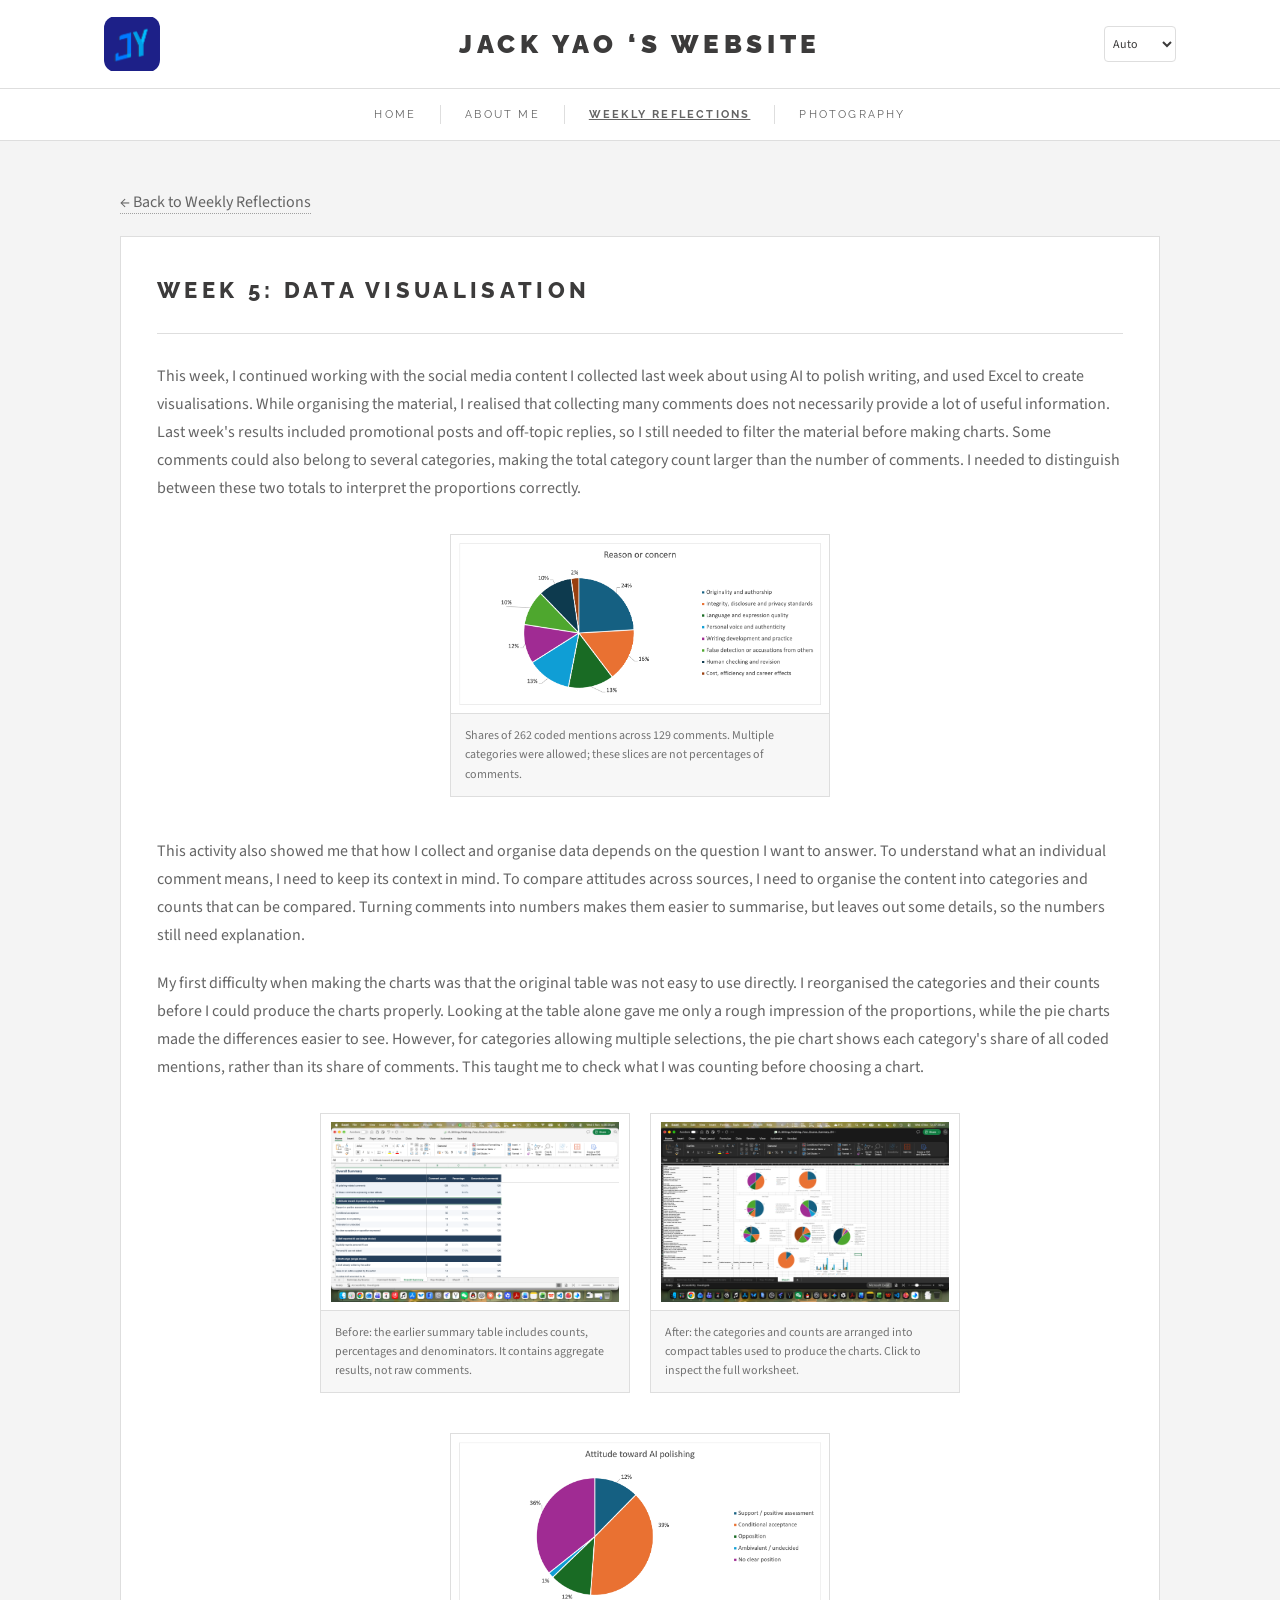
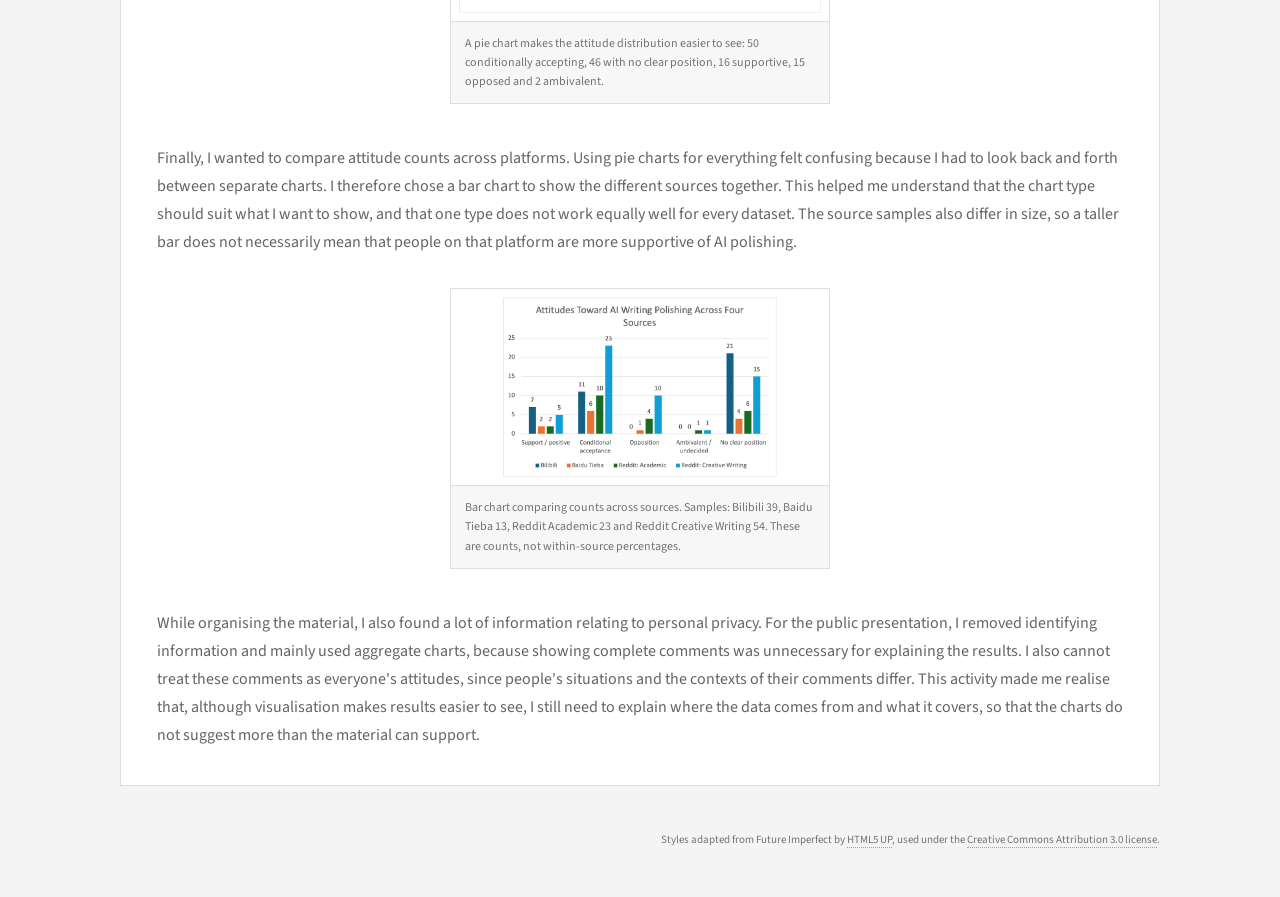
<file: week5.html>
<!doctype html>
<html lang="en">
<head>
<meta charset="utf-8" />
<meta name="viewport" content="width=device-width, initial-scale=1" />
<title>Week 5 Reflection — Jack Yao's Website</title>
<meta name="description" content="Jack Yao's Week 5 reflection on data visualisation, research purposes and ethical considerations." />
<script src="theme.js?v=20261113-1"></script>
<link href="style.css?v=20261113-1" rel="stylesheet" type="text/css" />
</head>
<body>
<header class="site-header">
  <div class="header-content">
    <a class="logo-link" href="index.html" aria-label="Home">
      <img class="site-logo" src="images/Logo.png" alt="Jack Yao logo" width="56" height="56" />
    </a>
    <h1>Jack Yao ‘s Website</h1>
    <div class="header-actions">
      <select class="theme-select" id="theme-select" aria-label="Color theme: Auto follows your device" title="Color theme">
        <option value="system">Auto</option>
        <option value="light">Light</option>
        <option value="dark">Dark</option>
      </select>
      <button class="menu-toggle" type="button" aria-expanded="false" aria-controls="site-navigation">Menu</button>
    </div>
  </div>
  <nav class="site-nav" id="site-navigation" aria-label="Main navigation">
    <a href="index.html">Home</a>
    <a href="about.html">About Me</a>
    <a href="reflections.html" aria-current="page">Weekly Reflections</a>
    <a href="photography.html">Photography</a>
  </nav>
</header>
<main>
  <p><a href="reflections.html">← Back to Weekly Reflections</a></p>
  <article>
    <h2>Week 5: Data Visualisation</h2>
    <p>This week, I continued working with the social media content I collected last week about using AI to polish writing, and used Excel to create visualisations. While organising the material, I realised that collecting many comments does not necessarily provide a lot of useful information. Last week's results included promotional posts and off-topic replies, so I still needed to filter the material before making charts. Some comments could also belong to several categories, making the total category count larger than the number of comments. I needed to distinguish between these two totals to interpret the proportions correctly.</p>
    <div class="reflection-screenshots reflection-screenshots--single">
      <figure>
        <a class="photo-link" href="images/week5/concerns.png" aria-label="View full-size image: Reasons and concerns associated with AI polishing">
          <img src="images/week5/concerns.png" alt="Reasons and concerns associated with AI polishing" width="2406" height="1081" loading="lazy" />
        </a>
        <figcaption>Shares of 262 coded mentions across 129 comments. Multiple categories were allowed; these slices are not percentages of comments.</figcaption>
      </figure>
    </div>
    <p>This activity also showed me that how I collect and organise data depends on the question I want to answer. To understand what an individual comment means, I need to keep its context in mind. To compare attitudes across sources, I need to organise the content into categories and counts that can be compared. Turning comments into numbers makes them easier to summarise, but leaves out some details, so the numbers still need explanation.</p>
    <p>My first difficulty when making the charts was that the original table was not easy to use directly. I reorganised the categories and their counts before I could produce the charts properly. Looking at the table alone gave me only a rough impression of the proportions, while the pie charts made the differences easier to see. However, for categories allowing multiple selections, the pie chart shows each category's share of all coded mentions, rather than its share of comments. This taught me to check what I was counting before choosing a chart.</p>
    <div class="reflection-screenshots">
      <figure>
        <a class="photo-link" href="images/week5/earlier-summary.png" aria-label="View full-size image: Earlier Excel summary with counts, percentages and denominators">
          <img src="images/week5/earlier-summary.png" alt="Earlier Excel summary with counts, percentages and denominators" width="2880" height="1800" loading="lazy" />
        </a>
        <figcaption>Before: the earlier summary table includes counts, percentages and denominators. It contains aggregate results, not raw comments.</figcaption>
      </figure>
      <figure>
        <a class="photo-link" href="images/week5/excel-overview.png" aria-label="View full-size image: Reorganised Excel category-count tables with their charts">
          <img src="images/week5/excel-overview.png" alt="Reorganised Excel category-count tables with their charts" width="2880" height="1800" loading="lazy" />
        </a>
        <figcaption>After: the categories and counts are arranged into compact tables used to produce the charts. Click to inspect the full worksheet.</figcaption>
      </figure>
    </div>
    <div class="reflection-screenshots reflection-screenshots--single">
      <figure>
        <a class="photo-link" href="images/week5/attitudes.png" aria-label="View full-size image: Overall attitude distribution across 129 comments">
          <img src="images/week5/attitudes.png" alt="Overall attitude distribution across 129 comments" width="2415" height="1136" loading="lazy" />
        </a>
        <figcaption>A pie chart makes the attitude distribution easier to see: 50 conditionally accepting, 46 with no clear position, 16 supportive, 15 opposed and 2 ambivalent.</figcaption>
      </figure>
    </div>
    <p>Finally, I wanted to compare attitude counts across platforms. Using pie charts for everything felt confusing because I had to look back and forth between separate charts. I therefore chose a bar chart to show the different sources together. This helped me understand that the chart type should suit what I want to show, and that one type does not work equally well for every dataset. The source samples also differ in size, so a taller bar does not necessarily mean that people on that platform are more supportive of AI polishing.</p>
    <div class="reflection-screenshots reflection-screenshots--single">
      <figure>
        <a class="photo-link" href="images/week5/source-comparison.png" aria-label="View full-size image: Attitude counts compared across four discussion sources">
          <img src="images/week5/source-comparison.png" alt="Attitude counts compared across four discussion sources" width="1691" height="1109" loading="lazy" />
        </a>
        <figcaption>Bar chart comparing counts across sources. Samples: Bilibili 39, Baidu Tieba 13, Reddit Academic 23 and Reddit Creative Writing 54. These are counts, not within-source percentages.</figcaption>
      </figure>
    </div>
    <p>While organising the material, I also found a lot of information relating to personal privacy. For the public presentation, I removed identifying information and mainly used aggregate charts, because showing complete comments was unnecessary for explaining the results. I also cannot treat these comments as everyone's attitudes, since people's situations and the contexts of their comments differ. This activity made me realise that, although visualisation makes results easier to see, I still need to explain where the data comes from and what it covers, so that the charts do not suggest more than the material can support.</p>
  </article>
</main>
<footer class="site-footer">
  <span>Styles adapted from Future Imperfect by <a href="https://html5up.net">HTML5 UP</a>, used under the <a href="https://html5up.net/license">Creative Commons Attribution 3.0 license</a>.</span>
</footer>
<script>
  const header = document.querySelector('.site-header');
  const menuButton = document.querySelector('.menu-toggle');
  const navigation = document.querySelector('.site-nav');

  function setMenuOpen(open) {
    header.classList.toggle('menu-open', open);
    menuButton.setAttribute('aria-expanded', String(open));
  }

  menuButton.addEventListener('click', function () {
    setMenuOpen(menuButton.getAttribute('aria-expanded') !== 'true');
  });

  navigation.addEventListener('click', function (event) {
    if (event.target.closest('a')) {
      setMenuOpen(false);
    }
  });

  document.addEventListener('keydown', function (event) {
    if (event.key === 'Escape' && header.classList.contains('menu-open')) {
      setMenuOpen(false);
      menuButton.focus();
    }
  });

  document.addEventListener('click', function (event) {
    if (!header.contains(event.target)) {
      setMenuOpen(false);
    }
  });

  window.matchMedia('(max-width: 768px)').addEventListener('change', function () {
    setMenuOpen(false);
  });
</script>
</body>
</html>
</file>
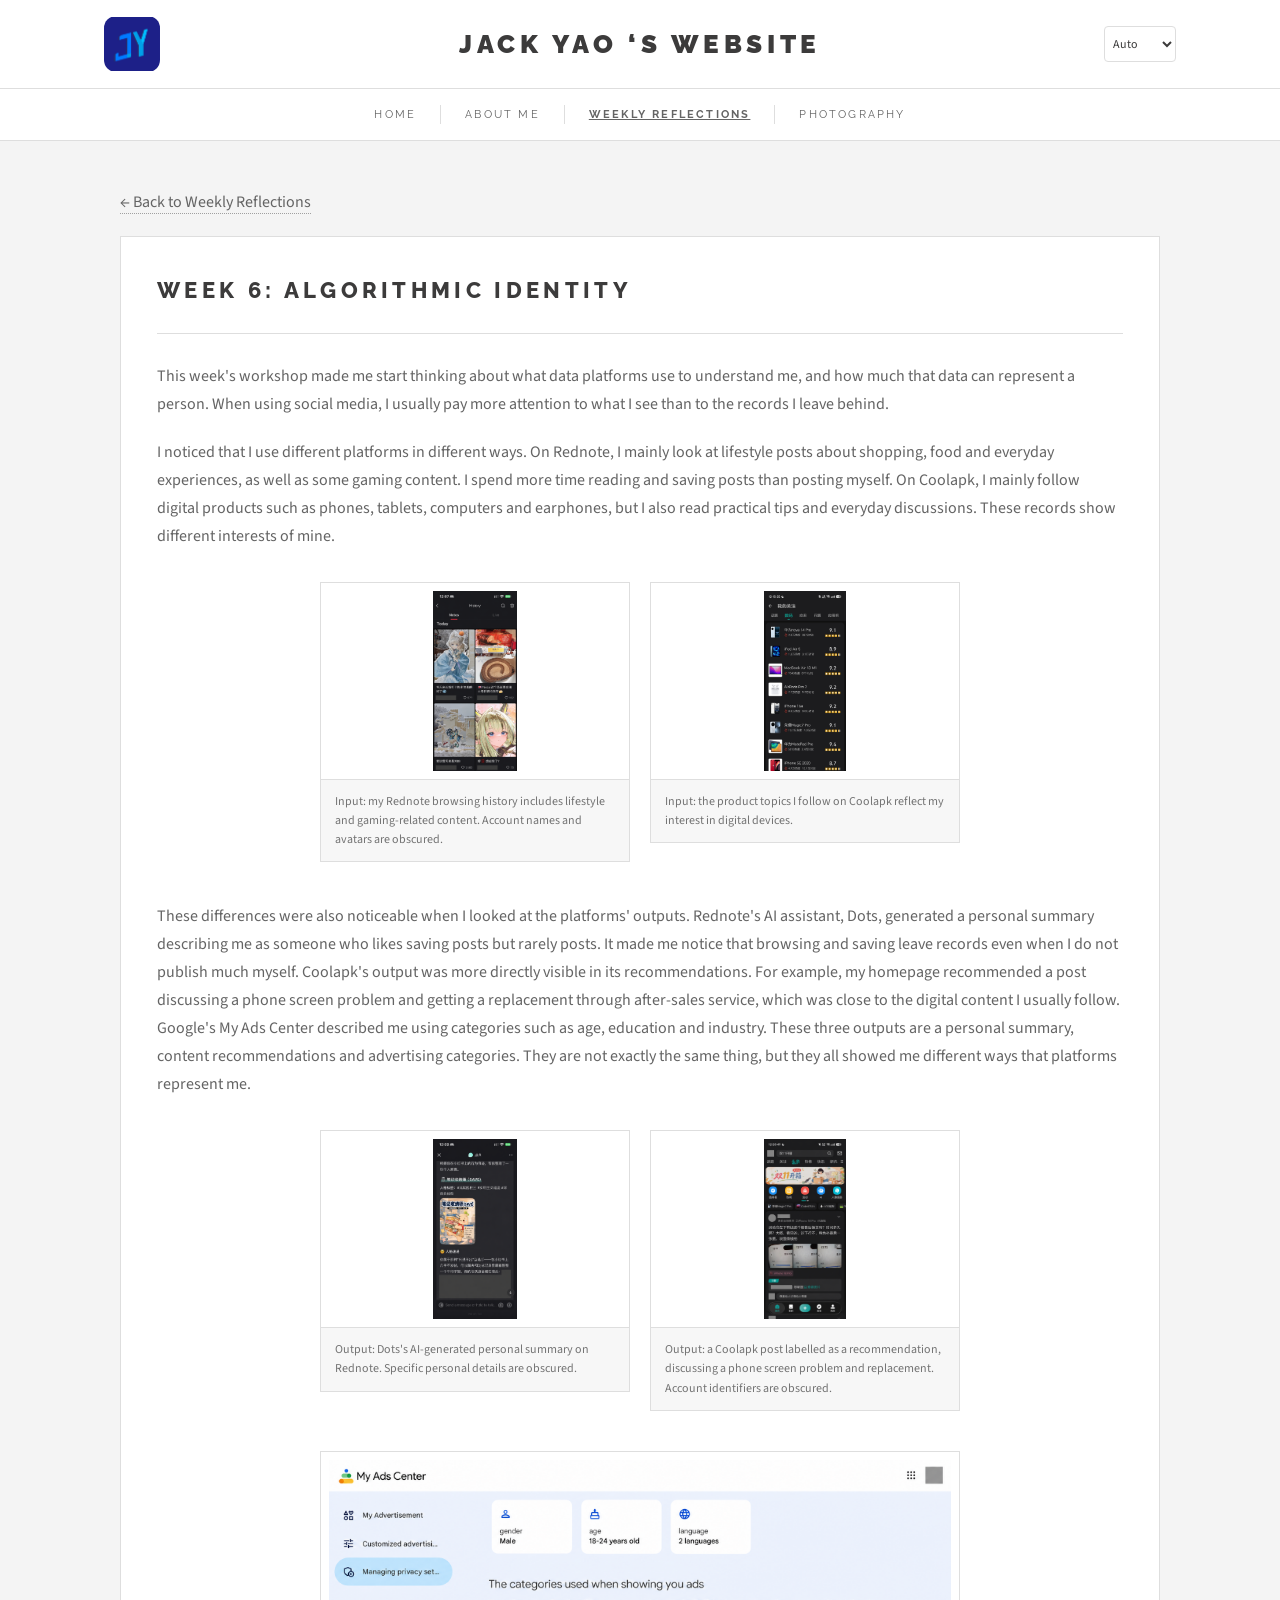
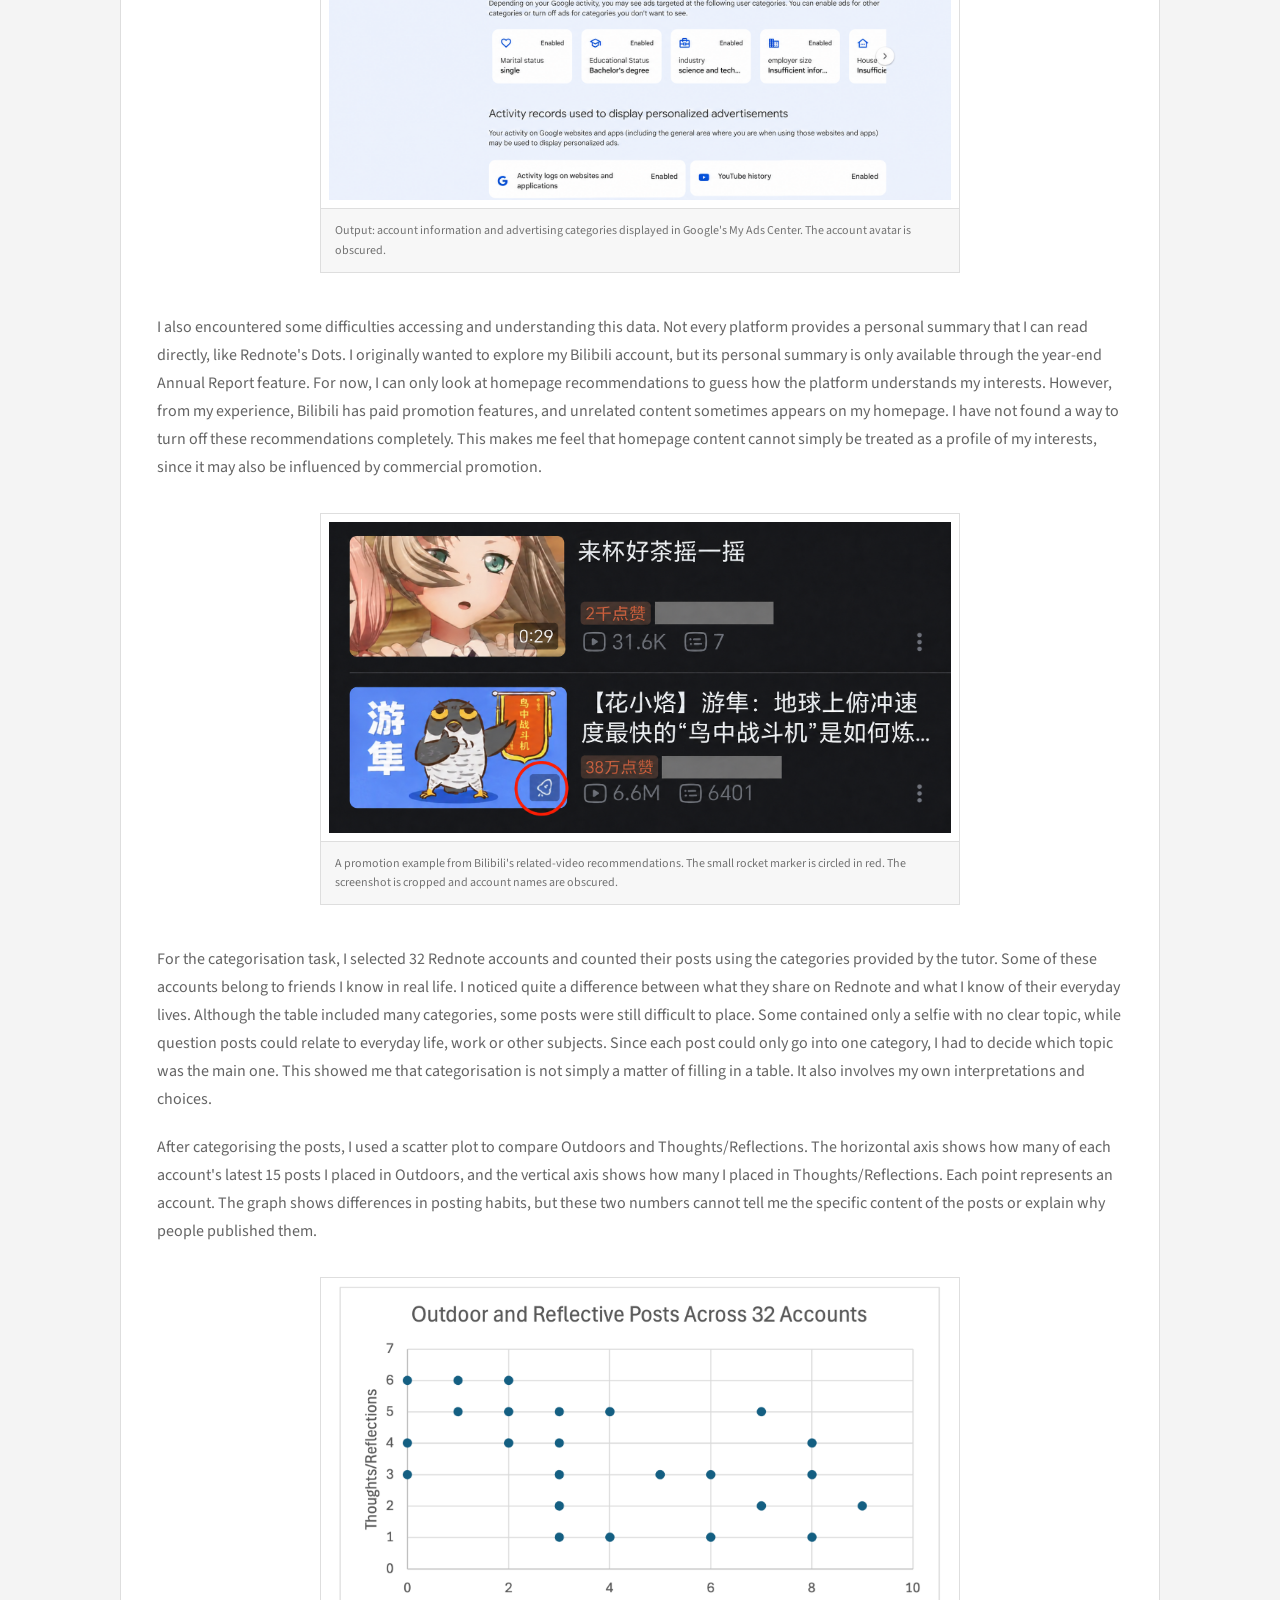
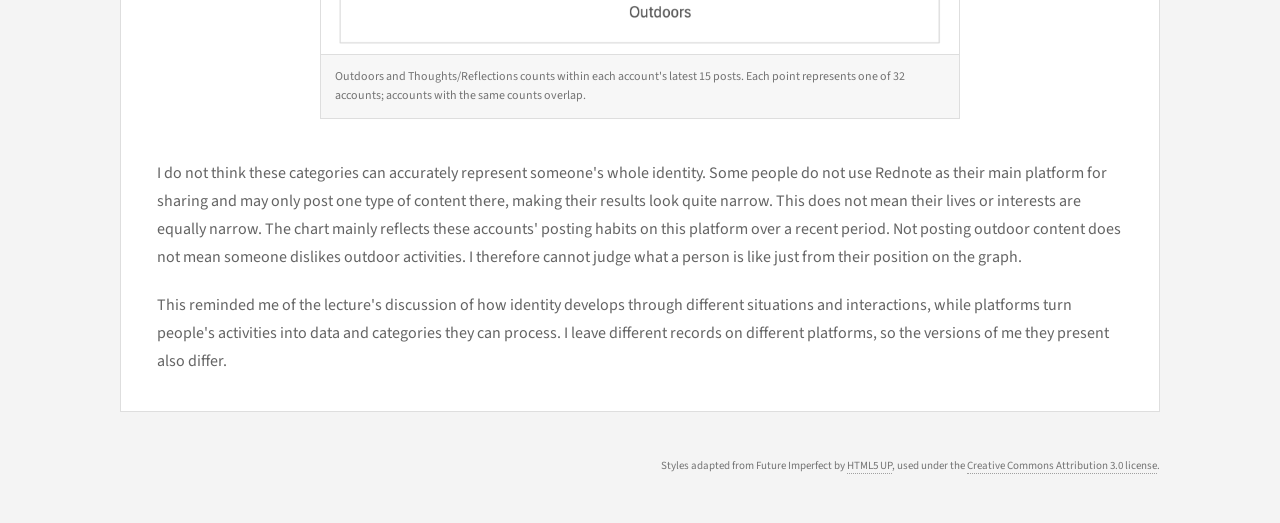
<file: week6.html>
<!doctype html>
<html lang="en">
<head>
<meta charset="utf-8" />
<meta name="viewport" content="width=device-width, initial-scale=1" />
<title>Week 6 Reflection — Jack Yao's Website</title>
<meta name="description" content="Jack Yao's Week 6 reflection on algorithmic identity, data inputs and outputs, and categorising social media posts." />
<script src="theme.js?v=20261113-1"></script>
<link href="style.css?v=20261113-1" rel="stylesheet" type="text/css" />
</head>
<body>
<header class="site-header">
  <div class="header-content">
    <a class="logo-link" href="index.html" aria-label="Home">
      <img class="site-logo" src="images/Logo.png" alt="Jack Yao logo" width="56" height="56" />
    </a>
    <h1>Jack Yao ‘s Website</h1>
    <div class="header-actions">
      <select class="theme-select" id="theme-select" aria-label="Color theme: Auto follows your device" title="Color theme">
        <option value="system">Auto</option>
        <option value="light">Light</option>
        <option value="dark">Dark</option>
      </select>
      <button class="menu-toggle" type="button" aria-expanded="false" aria-controls="site-navigation">Menu</button>
    </div>
  </div>
  <nav class="site-nav" id="site-navigation" aria-label="Main navigation">
    <a href="index.html">Home</a>
    <a href="about.html">About Me</a>
    <a href="reflections.html" aria-current="page">Weekly Reflections</a>
    <a href="photography.html">Photography</a>
  </nav>
</header>
<main>
  <p><a href="reflections.html">← Back to Weekly Reflections</a></p>
  <article>
    <h2>Week 6: Algorithmic Identity</h2>
    <p>This week's workshop made me start thinking about what data platforms use to understand me, and how much that data can represent a person. When using social media, I usually pay more attention to what I see than to the records I leave behind.</p>
    <p>I noticed that I use different platforms in different ways. On Rednote, I mainly look at lifestyle posts about shopping, food and everyday experiences, as well as some gaming content. I spend more time reading and saving posts than posting myself. On Coolapk, I mainly follow digital products such as phones, tablets, computers and earphones, but I also read practical tips and everyday discussions. These records show different interests of mine.</p>
    <div class="reflection-screenshots">
      <figure>
        <a class="photo-link" href="images/week6/xiaohongshu-history-redacted.png" aria-label="View full-size image: Rednote browsing history">
          <img src="images/week6/xiaohongshu-history-redacted.png" alt="Rednote browsing history showing lifestyle and gaming-related posts, with account names and avatars obscured" loading="lazy" />
        </a>
        <figcaption>Input: my Rednote browsing history includes lifestyle and gaming-related content. Account names and avatars are obscured.</figcaption>
      </figure>
      <figure>
        <a class="photo-link" href="images/week6/coolapk-followed-products.jpg" aria-label="View full-size image: Digital products I follow on Coolapk">
          <img src="images/week6/coolapk-followed-products.jpg" alt="My followed product topics on Coolapk, including phones, tablets, a laptop and earphones" loading="lazy" />
        </a>
        <figcaption>Input: the product topics I follow on Coolapk reflect my interest in digital devices.</figcaption>
      </figure>
    </div>
    <p>These differences were also noticeable when I looked at the platforms' outputs. Rednote's AI assistant, Dots, generated a personal summary describing me as someone who likes saving posts but rarely posts. It made me notice that browsing and saving leave records even when I do not publish much myself. Coolapk's output was more directly visible in its recommendations. For example, my homepage recommended a post discussing a phone screen problem and getting a replacement through after-sales service, which was close to the digital content I usually follow. Google's My Ads Center described me using categories such as age, education and industry. These three outputs are a personal summary, content recommendations and advertising categories. They are not exactly the same thing, but they all showed me different ways that platforms represent me.</p>
    <div class="reflection-screenshots">
      <figure>
        <a class="photo-link" href="images/week6/xiaohongshu-ai-profile-redacted.png" aria-label="View full-size image: Dots's AI-generated personal summary">
          <img src="images/week6/xiaohongshu-ai-profile-redacted.png" alt="Dots's AI-generated summary describing a user who saves posts and rarely publishes, with specific personal details obscured" loading="lazy" />
        </a>
        <figcaption>Output: Dots's AI-generated personal summary on Rednote. Specific personal details are obscured.</figcaption>
      </figure>
      <figure>
        <a class="photo-link" href="images/week6/coolapk-tech-recommendation-redacted.png" aria-label="View full-size image: A phone-related recommendation on Coolapk">
          <img src="images/week6/coolapk-tech-recommendation-redacted.png" alt="Coolapk feed showing a recommended post about a phone screen problem and replacement, with names and avatars obscured" loading="lazy" />
        </a>
        <figcaption>Output: a Coolapk post labelled as a recommendation, discussing a phone screen problem and replacement. Account identifiers are obscured.</figcaption>
      </figure>
    </div>
    <div class="reflection-screenshots reflection-screenshots--wide">
      <figure>
        <a class="photo-link" href="images/week6/google-ads-profile-redacted.png" aria-label="View full-size image: Categories displayed in Google's My Ads Center">
          <img src="images/week6/google-ads-profile-redacted.png" alt="Google My Ads Center displaying age, education and industry categories, with the account avatar obscured" loading="lazy" />
        </a>
        <figcaption>Output: account information and advertising categories displayed in Google's My Ads Center. The account avatar is obscured.</figcaption>
      </figure>
    </div>
    <p>I also encountered some difficulties accessing and understanding this data. Not every platform provides a personal summary that I can read directly, like Rednote's Dots. I originally wanted to explore my Bilibili account, but its personal summary is only available through the year-end Annual Report feature. For now, I can only look at homepage recommendations to guess how the platform understands my interests. However, from my experience, Bilibili has paid promotion features, and unrelated content sometimes appears on my homepage. I have not found a way to turn off these recommendations completely. This makes me feel that homepage content cannot simply be treated as a profile of my interests, since it may also be influenced by commercial promotion.</p>
    <div class="reflection-screenshots reflection-screenshots--wide">
      <figure>
        <a class="photo-link" href="images/week6/bilibili-promotion-circled.png" aria-label="View full-size image: Bilibili rocket promotion marker circled in red">
          <img src="images/week6/bilibili-promotion-circled.png" alt="Two videos in Bilibili's related recommendations, with the small rocket promotion marker on the lower thumbnail circled in red" loading="lazy" />
        </a>
        <figcaption>A promotion example from Bilibili's related-video recommendations. The small rocket marker is circled in red. The screenshot is cropped and account names are obscured.</figcaption>
      </figure>
    </div>
    <p>For the categorisation task, I selected 32 Rednote accounts and counted their posts using the categories provided by the tutor. Some of these accounts belong to friends I know in real life. I noticed quite a difference between what they share on Rednote and what I know of their everyday lives. Although the table included many categories, some posts were still difficult to place. Some contained only a selfie with no clear topic, while question posts could relate to everyday life, work or other subjects. Since each post could only go into one category, I had to decide which topic was the main one. This showed me that categorisation is not simply a matter of filling in a table. It also involves my own interpretations and choices.</p>
    <p>After categorising the posts, I used a scatter plot to compare Outdoors and Thoughts/Reflections. The horizontal axis shows how many of each account's latest 15 posts I placed in Outdoors, and the vertical axis shows how many I placed in Thoughts/Reflections. Each point represents an account. The graph shows differences in posting habits, but these two numbers cannot tell me the specific content of the posts or explain why people published them.</p>
    <div class="reflection-screenshots reflection-screenshots--wide">
      <figure>
        <a class="photo-link" href="images/week6/outdoor-reflective-scatter.png" aria-label="View full-size image: Outdoor and reflective posts across 32 accounts">
          <img src="images/week6/outdoor-reflective-scatter.png" alt="Scatter plot of Outdoors post counts on the horizontal axis and Thoughts/Reflections counts on the vertical axis across 32 Rednote accounts" loading="lazy" />
        </a>
        <figcaption>Outdoors and Thoughts/Reflections counts within each account's latest 15 posts. Each point represents one of 32 accounts; accounts with the same counts overlap.</figcaption>
      </figure>
    </div>
    <p>I do not think these categories can accurately represent someone's whole identity. Some people do not use Rednote as their main platform for sharing and may only post one type of content there, making their results look quite narrow. This does not mean their lives or interests are equally narrow. The chart mainly reflects these accounts' posting habits on this platform over a recent period. Not posting outdoor content does not mean someone dislikes outdoor activities. I therefore cannot judge what a person is like just from their position on the graph.</p>
    <p>This reminded me of the lecture's discussion of how identity develops through different situations and interactions, while platforms turn people's activities into data and categories they can process. I leave different records on different platforms, so the versions of me they present also differ.</p>
  </article>
</main>
<footer class="site-footer">
  <span>Styles adapted from Future Imperfect by <a href="https://html5up.net">HTML5 UP</a>, used under the <a href="https://html5up.net/license">Creative Commons Attribution 3.0 license</a>.</span>
</footer>
<script>
  const header = document.querySelector('.site-header');
  const menuButton = document.querySelector('.menu-toggle');
  const navigation = document.querySelector('.site-nav');

  function setMenuOpen(open) {
    header.classList.toggle('menu-open', open);
    menuButton.setAttribute('aria-expanded', String(open));
  }

  menuButton.addEventListener('click', function () {
    setMenuOpen(menuButton.getAttribute('aria-expanded') !== 'true');
  });

  navigation.addEventListener('click', function (event) {
    if (event.target.closest('a')) {
      setMenuOpen(false);
    }
  });

  document.addEventListener('keydown', function (event) {
    if (event.key === 'Escape' && header.classList.contains('menu-open')) {
      setMenuOpen(false);
      menuButton.focus();
    }
  });

  document.addEventListener('click', function (event) {
    if (!header.contains(event.target)) {
      setMenuOpen(false);
    }
  });

  window.matchMedia('(max-width: 768px)').addEventListener('change', function () {
    setMenuOpen(false);
  });
</script>
</body>
</html>
</file>
<file: style.css>
@import url("https://fonts.googleapis.com/css?family=Source+Sans+Pro:400,700|Raleway:400,800,900");

html, body, div, span, applet, object,
iframe, h1, h2, h3, h4, h5, h6, p, blockquote,
pre, a, abbr, acronym, address, big, cite,
code, del, dfn, em, img, ins, kbd, q, s, samp,
small, strike, strong, sub, sup, tt, var, b,
u, i, center, dl, dt, dd, ol, ul, li, fieldset,
form, label, legend, table, caption, tbody,
tfoot, thead, tr, th, td, article, aside,
canvas, details, embed, figure, figcaption,
footer, header, hgroup, menu, nav, output, ruby,
section, summary, time, mark, audio, video {
	margin: 0;
	padding: 0;
	border: 0;
	font-size: 100%;
	font: inherit;
	vertical-align: baseline;}

article, aside, details, figcaption, figure,
footer, header, hgroup, menu, nav, section {
	display: block;}

body {
	line-height: 1;
}

ol, ul {
	list-style: none;
}

blockquote, q {
	quotes: none;
}

	blockquote:before, blockquote:after, q:before, q:after {
		content: '';
		content: none;
	}

table {
	border-collapse: collapse;
	border-spacing: 0;
}

body {
	-webkit-text-size-adjust: none;
}

mark {
	background-color: transparent;
	color: inherit;
}

input::-moz-focus-inner {
	border: 0;
	padding: 0;
}

input, select, textarea {
	-moz-appearance: none;
	-webkit-appearance: none;
	-ms-appearance: none;
	appearance: none;
}

	@-ms-viewport {
		width: device-width;
	}

	body {
		-ms-overflow-style: scrollbar;
	}

	@media screen and (max-width: 480px) {

		html, body {
			min-width: 320px;
		}

	}

	html {
		box-sizing: border-box;
	}

	*, *:before, *:after {
		box-sizing: inherit;
	}

	body {
		background: #f4f4f4;
	}

		body.is-preload *, body.is-preload *:before, body.is-preload *:after {
			-moz-animation: none !important;
			-webkit-animation: none !important;
			-ms-animation: none !important;
			animation: none !important;
			-moz-transition: none !important;
			-webkit-transition: none !important;
			-ms-transition: none !important;
			transition: none !important;
		}

	body, input, select, textarea {
		color: #646464;
		font-family: "Source Sans Pro", Helvetica, sans-serif;
		font-size: 14pt;
		font-weight: 400;
		line-height: 1.75;
	}

		@media screen and (max-width: 1680px) {

			body, input, select, textarea {
				font-size: 12pt;
			}

		}

		@media screen and (max-width: 1280px) {

			body, input, select, textarea {
				font-size: 12pt;
			}

		}

		@media screen and (max-width: 980px) {

			body, input, select, textarea {
				font-size: 12pt;
			}

		}

		@media screen and (max-width: 736px) {

			body, input, select, textarea {
				font-size: 12pt;
			}

		}

		@media screen and (max-width: 480px) {

			body, input, select, textarea {
				font-size: 12pt;
			}

		}

	a {
		-moz-transition: color 0.2s ease, border-bottom-color 0.2s ease;
		-webkit-transition: color 0.2s ease, border-bottom-color 0.2s ease;
		-ms-transition: color 0.2s ease, border-bottom-color 0.2s ease;
		transition: color 0.2s ease, border-bottom-color 0.2s ease;
		border-bottom: dotted 1px rgba(160, 160, 160, 0.65);
		color: inherit;
		text-decoration: none;
	}

		a:before {
			-moz-transition: color 0.2s ease;
			-webkit-transition: color 0.2s ease;
			-ms-transition: color 0.2s ease;
			transition: color 0.2s ease;
		}

		a:hover {
			border-bottom-color: transparent;
			color: #2ebaae;
		}

			a:hover:before {
				color: #2ebaae;
			}

	strong, b {
		color: #3c3b3b;
		font-weight: 700;
	}

	em, i {
		font-style: italic;
	}

	p {
		margin: 0 0 2em 0;
	}

	h1, h2, h3, h4, h5, h6 {
		color: #3c3b3b;
		font-family: "Raleway", Helvetica, sans-serif;
		font-weight: 800;
		letter-spacing: 0.25em;
		line-height: 1.65;
		margin: 0 0 1em 0;
		text-transform: uppercase;
	}

		h1 a, h2 a, h3 a, h4 a, h5 a, h6 a {
			color: inherit;
			border-bottom: 0;
		}

	h2 {
		font-size: 1.1em;
	}

	h3 {
		font-size: 0.9em;
	}

	h4 {
		font-size: 0.7em;
	}

	h5 {
		font-size: 0.7em;
	}

	h6 {
		font-size: 0.7em;
	}

	sub {
		font-size: 0.8em;
		position: relative;
		top: 0.5em;
	}

	sup {
		font-size: 0.8em;
		position: relative;
		top: -0.5em;
	}

	blockquote {
		border-left: solid 4px rgba(160, 160, 160, 0.3);
		font-style: italic;
		margin: 0 0 2em 0;
		padding: 0.5em 0 0.5em 2em;
	}

	code {
		background: rgba(160, 160, 160, 0.075);
		border: solid 1px rgba(160, 160, 160, 0.3);
		font-family: "Courier New", monospace;
		font-size: 0.9em;
		margin: 0 0.25em;
		padding: 0.25em 0.65em;
	}

	pre {
		-webkit-overflow-scrolling: touch;
		font-family: "Courier New", monospace;
		font-size: 0.9em;
		margin: 0 0 2em 0;
	}

		pre code {
			display: block;
			line-height: 1.75em;
			padding: 1em 1.5em;
			overflow-x: auto;
		}

	hr {
		border: 0;
		border-bottom: solid 1px rgba(160, 160, 160, 0.3);
		margin: 2em 0;
	}

		hr.major {
			margin: 3em 0;
		}

	.align-left {
		text-align: left;
	}

	.align-center {
		text-align: center;
	}

	.align-right {
		text-align: right;
	}

	.row {
		display: flex;
		flex-wrap: wrap;
		box-sizing: border-box;
		align-items: stretch;
	}

		.row > * {
			box-sizing: border-box;
		}

		.row.gtr-uniform > * > :last-child {
			margin-bottom: 0;
		}

		.row.aln-left {
			justify-content: flex-start;
		}

		.row.aln-center {
			justify-content: center;
		}

		.row.aln-right {
			justify-content: flex-end;
		}

		.row.aln-top {
			align-items: flex-start;
		}

		.row.aln-middle {
			align-items: center;
		}

		.row.aln-bottom {
			align-items: flex-end;
		}

		.row > .imp {
			order: -1;
		}

		.row > .col-1 {
			width: 8.33333%;
		}

		.row > .off-1 {
			margin-left: 8.33333%;
		}

		.row > .col-2 {
			width: 16.66667%;
		}

		.row > .off-2 {
			margin-left: 16.66667%;
		}

		.row > .col-3 {
			width: 25%;
		}

		.row > .off-3 {
			margin-left: 25%;
		}

		.row > .col-4 {
			width: 33.33333%;
		}

		.row > .off-4 {
			margin-left: 33.33333%;
		}

		.row > .col-5 {
			width: 41.66667%;
		}

		.row > .off-5 {
			margin-left: 41.66667%;
		}

		.row > .col-6 {
			width: 50%;
		}

		.row > .off-6 {
			margin-left: 50%;
		}

		.row > .col-7 {
			width: 58.33333%;
		}

		.row > .off-7 {
			margin-left: 58.33333%;
		}

		.row > .col-8 {
			width: 66.66667%;
		}

		.row > .off-8 {
			margin-left: 66.66667%;
		}

		.row > .col-9 {
			width: 75%;
		}

		.row > .off-9 {
			margin-left: 75%;
		}

		.row > .col-10 {
			width: 83.33333%;
		}

		.row > .off-10 {
			margin-left: 83.33333%;
		}

		.row > .col-11 {
			width: 91.66667%;
		}

		.row > .off-11 {
			margin-left: 91.66667%;
		}

		.row > .col-12 {
			width: 100%;
		}

		.row > .off-12 {
			margin-left: 100%;
		}

		.row.gtr-0 {
			margin-top: 0;
			margin-left: 0em;
		}

			.row.gtr-0 > * {
				padding: 0 0 0 0em;
			}

			.row.gtr-0.gtr-uniform {
				margin-top: 0em;
			}

				.row.gtr-0.gtr-uniform > * {
					padding-top: 0em;
				}

		.row.gtr-25 {
			margin-top: 0;
			margin-left: -0.25em;
		}

			.row.gtr-25 > * {
				padding: 0 0 0 0.25em;
			}

			.row.gtr-25.gtr-uniform {
				margin-top: -0.25em;
			}

				.row.gtr-25.gtr-uniform > * {
					padding-top: 0.25em;
				}

		.row.gtr-50 {
			margin-top: 0;
			margin-left: -0.5em;
		}

			.row.gtr-50 > * {
				padding: 0 0 0 0.5em;
			}

			.row.gtr-50.gtr-uniform {
				margin-top: -0.5em;
			}

				.row.gtr-50.gtr-uniform > * {
					padding-top: 0.5em;
				}

		.row {
			margin-top: 0;
			margin-left: -1em;
		}

			.row > * {
				padding: 0 0 0 1em;
			}

			.row.gtr-uniform {
				margin-top: -1em;
			}

				.row.gtr-uniform > * {
					padding-top: 1em;
				}

		.row.gtr-150 {
			margin-top: 0;
			margin-left: -1.5em;
		}

			.row.gtr-150 > * {
				padding: 0 0 0 1.5em;
			}

			.row.gtr-150.gtr-uniform {
				margin-top: -1.5em;
			}

				.row.gtr-150.gtr-uniform > * {
					padding-top: 1.5em;
				}

		.row.gtr-200 {
			margin-top: 0;
			margin-left: -2em;
		}

			.row.gtr-200 > * {
				padding: 0 0 0 2em;
			}

			.row.gtr-200.gtr-uniform {
				margin-top: -2em;
			}

				.row.gtr-200.gtr-uniform > * {
					padding-top: 2em;
				}

		@media screen and (max-width: 1680px) {

			.row {
				display: flex;
				flex-wrap: wrap;
				box-sizing: border-box;
				align-items: stretch;
			}

				.row > * {
					box-sizing: border-box;
				}

				.row.gtr-uniform > * > :last-child {
					margin-bottom: 0;
				}

				.row.aln-left {
					justify-content: flex-start;
				}

				.row.aln-center {
					justify-content: center;
				}

				.row.aln-right {
					justify-content: flex-end;
				}

				.row.aln-top {
					align-items: flex-start;
				}

				.row.aln-middle {
					align-items: center;
				}

				.row.aln-bottom {
					align-items: flex-end;
				}

				.row > .imp-xlarge {
					order: -1;
				}

				.row > .col-1-xlarge {
					width: 8.33333%;
				}

				.row > .off-1-xlarge {
					margin-left: 8.33333%;
				}

				.row > .col-2-xlarge {
					width: 16.66667%;
				}

				.row > .off-2-xlarge {
					margin-left: 16.66667%;
				}

				.row > .col-3-xlarge {
					width: 25%;
				}

				.row > .off-3-xlarge {
					margin-left: 25%;
				}

				.row > .col-4-xlarge {
					width: 33.33333%;
				}

				.row > .off-4-xlarge {
					margin-left: 33.33333%;
				}

				.row > .col-5-xlarge {
					width: 41.66667%;
				}

				.row > .off-5-xlarge {
					margin-left: 41.66667%;
				}

				.row > .col-6-xlarge {
					width: 50%;
				}

				.row > .off-6-xlarge {
					margin-left: 50%;
				}

				.row > .col-7-xlarge {
					width: 58.33333%;
				}

				.row > .off-7-xlarge {
					margin-left: 58.33333%;
				}

				.row > .col-8-xlarge {
					width: 66.66667%;
				}

				.row > .off-8-xlarge {
					margin-left: 66.66667%;
				}

				.row > .col-9-xlarge {
					width: 75%;
				}

				.row > .off-9-xlarge {
					margin-left: 75%;
				}

				.row > .col-10-xlarge {
					width: 83.33333%;
				}

				.row > .off-10-xlarge {
					margin-left: 83.33333%;
				}

				.row > .col-11-xlarge {
					width: 91.66667%;
				}

				.row > .off-11-xlarge {
					margin-left: 91.66667%;
				}

				.row > .col-12-xlarge {
					width: 100%;
				}

				.row > .off-12-xlarge {
					margin-left: 100%;
				}

				.row.gtr-0 {
					margin-top: 0;
					margin-left: 0em;
				}

					.row.gtr-0 > * {
						padding: 0 0 0 0em;
					}

					.row.gtr-0.gtr-uniform {
						margin-top: 0em;
					}

						.row.gtr-0.gtr-uniform > * {
							padding-top: 0em;
						}

				.row.gtr-25 {
					margin-top: 0;
					margin-left: -0.25em;
				}

					.row.gtr-25 > * {
						padding: 0 0 0 0.25em;
					}

					.row.gtr-25.gtr-uniform {
						margin-top: -0.25em;
					}

						.row.gtr-25.gtr-uniform > * {
							padding-top: 0.25em;
						}

				.row.gtr-50 {
					margin-top: 0;
					margin-left: -0.5em;
				}

					.row.gtr-50 > * {
						padding: 0 0 0 0.5em;
					}

					.row.gtr-50.gtr-uniform {
						margin-top: -0.5em;
					}

						.row.gtr-50.gtr-uniform > * {
							padding-top: 0.5em;
						}

				.row {
					margin-top: 0;
					margin-left: -1em;
				}

					.row > * {
						padding: 0 0 0 1em;
					}

					.row.gtr-uniform {
						margin-top: -1em;
					}

						.row.gtr-uniform > * {
							padding-top: 1em;
						}

				.row.gtr-150 {
					margin-top: 0;
					margin-left: -1.5em;
				}

					.row.gtr-150 > * {
						padding: 0 0 0 1.5em;
					}

					.row.gtr-150.gtr-uniform {
						margin-top: -1.5em;
					}

						.row.gtr-150.gtr-uniform > * {
							padding-top: 1.5em;
						}

				.row.gtr-200 {
					margin-top: 0;
					margin-left: -2em;
				}

					.row.gtr-200 > * {
						padding: 0 0 0 2em;
					}

					.row.gtr-200.gtr-uniform {
						margin-top: -2em;
					}

						.row.gtr-200.gtr-uniform > * {
							padding-top: 2em;
						}

		}

		@media screen and (max-width: 1280px) {

			.row {
				display: flex;
				flex-wrap: wrap;
				box-sizing: border-box;
				align-items: stretch;
			}

				.row > * {
					box-sizing: border-box;
				}

				.row.gtr-uniform > * > :last-child {
					margin-bottom: 0;
				}

				.row.aln-left {
					justify-content: flex-start;
				}

				.row.aln-center {
					justify-content: center;
				}

				.row.aln-right {
					justify-content: flex-end;
				}

				.row.aln-top {
					align-items: flex-start;
				}

				.row.aln-middle {
					align-items: center;
				}

				.row.aln-bottom {
					align-items: flex-end;
				}

				.row > .imp-large {
					order: -1;
				}

				.row > .col-1-large {
					width: 8.33333%;
				}

				.row > .off-1-large {
					margin-left: 8.33333%;
				}

				.row > .col-2-large {
					width: 16.66667%;
				}

				.row > .off-2-large {
					margin-left: 16.66667%;
				}

				.row > .col-3-large {
					width: 25%;
				}

				.row > .off-3-large {
					margin-left: 25%;
				}

				.row > .col-4-large {
					width: 33.33333%;
				}

				.row > .off-4-large {
					margin-left: 33.33333%;
				}

				.row > .col-5-large {
					width: 41.66667%;
				}

				.row > .off-5-large {
					margin-left: 41.66667%;
				}

				.row > .col-6-large {
					width: 50%;
				}

				.row > .off-6-large {
					margin-left: 50%;
				}

				.row > .col-7-large {
					width: 58.33333%;
				}

				.row > .off-7-large {
					margin-left: 58.33333%;
				}

				.row > .col-8-large {
					width: 66.66667%;
				}

				.row > .off-8-large {
					margin-left: 66.66667%;
				}

				.row > .col-9-large {
					width: 75%;
				}

				.row > .off-9-large {
					margin-left: 75%;
				}

				.row > .col-10-large {
					width: 83.33333%;
				}

				.row > .off-10-large {
					margin-left: 83.33333%;
				}

				.row > .col-11-large {
					width: 91.66667%;
				}

				.row > .off-11-large {
					margin-left: 91.66667%;
				}

				.row > .col-12-large {
					width: 100%;
				}

				.row > .off-12-large {
					margin-left: 100%;
				}

				.row.gtr-0 {
					margin-top: 0;
					margin-left: 0em;
				}

					.row.gtr-0 > * {
						padding: 0 0 0 0em;
					}

					.row.gtr-0.gtr-uniform {
						margin-top: 0em;
					}

						.row.gtr-0.gtr-uniform > * {
							padding-top: 0em;
						}

				.row.gtr-25 {
					margin-top: 0;
					margin-left: -0.25em;
				}

					.row.gtr-25 > * {
						padding: 0 0 0 0.25em;
					}

					.row.gtr-25.gtr-uniform {
						margin-top: -0.25em;
					}

						.row.gtr-25.gtr-uniform > * {
							padding-top: 0.25em;
						}

				.row.gtr-50 {
					margin-top: 0;
					margin-left: -0.5em;
				}

					.row.gtr-50 > * {
						padding: 0 0 0 0.5em;
					}

					.row.gtr-50.gtr-uniform {
						margin-top: -0.5em;
					}

						.row.gtr-50.gtr-uniform > * {
							padding-top: 0.5em;
						}

				.row {
					margin-top: 0;
					margin-left: -1em;
				}

					.row > * {
						padding: 0 0 0 1em;
					}

					.row.gtr-uniform {
						margin-top: -1em;
					}

						.row.gtr-uniform > * {
							padding-top: 1em;
						}

				.row.gtr-150 {
					margin-top: 0;
					margin-left: -1.5em;
				}

					.row.gtr-150 > * {
						padding: 0 0 0 1.5em;
					}

					.row.gtr-150.gtr-uniform {
						margin-top: -1.5em;
					}

						.row.gtr-150.gtr-uniform > * {
							padding-top: 1.5em;
						}

				.row.gtr-200 {
					margin-top: 0;
					margin-left: -2em;
				}

					.row.gtr-200 > * {
						padding: 0 0 0 2em;
					}

					.row.gtr-200.gtr-uniform {
						margin-top: -2em;
					}

						.row.gtr-200.gtr-uniform > * {
							padding-top: 2em;
						}

		}

		@media screen and (max-width: 980px) {

			.row {
				display: flex;
				flex-wrap: wrap;
				box-sizing: border-box;
				align-items: stretch;
			}

				.row > * {
					box-sizing: border-box;
				}

				.row.gtr-uniform > * > :last-child {
					margin-bottom: 0;
				}

				.row.aln-left {
					justify-content: flex-start;
				}

				.row.aln-center {
					justify-content: center;
				}

				.row.aln-right {
					justify-content: flex-end;
				}

				.row.aln-top {
					align-items: flex-start;
				}

				.row.aln-middle {
					align-items: center;
				}

				.row.aln-bottom {
					align-items: flex-end;
				}

				.row > .imp-medium {
					order: -1;
				}

				.row > .col-1-medium {
					width: 8.33333%;
				}

				.row > .off-1-medium {
					margin-left: 8.33333%;
				}

				.row > .col-2-medium {
					width: 16.66667%;
				}

				.row > .off-2-medium {
					margin-left: 16.66667%;
				}

				.row > .col-3-medium {
					width: 25%;
				}

				.row > .off-3-medium {
					margin-left: 25%;
				}

				.row > .col-4-medium {
					width: 33.33333%;
				}

				.row > .off-4-medium {
					margin-left: 33.33333%;
				}

				.row > .col-5-medium {
					width: 41.66667%;
				}

				.row > .off-5-medium {
					margin-left: 41.66667%;
				}

				.row > .col-6-medium {
					width: 50%;
				}

				.row > .off-6-medium {
					margin-left: 50%;
				}

				.row > .col-7-medium {
					width: 58.33333%;
				}

				.row > .off-7-medium {
					margin-left: 58.33333%;
				}

				.row > .col-8-medium {
					width: 66.66667%;
				}

				.row > .off-8-medium {
					margin-left: 66.66667%;
				}

				.row > .col-9-medium {
					width: 75%;
				}

				.row > .off-9-medium {
					margin-left: 75%;
				}

				.row > .col-10-medium {
					width: 83.33333%;
				}

				.row > .off-10-medium {
					margin-left: 83.33333%;
				}

				.row > .col-11-medium {
					width: 91.66667%;
				}

				.row > .off-11-medium {
					margin-left: 91.66667%;
				}

				.row > .col-12-medium {
					width: 100%;
				}

				.row > .off-12-medium {
					margin-left: 100%;
				}

				.row.gtr-0 {
					margin-top: 0;
					margin-left: 0em;
				}

					.row.gtr-0 > * {
						padding: 0 0 0 0em;
					}

					.row.gtr-0.gtr-uniform {
						margin-top: 0em;
					}

						.row.gtr-0.gtr-uniform > * {
							padding-top: 0em;
						}

				.row.gtr-25 {
					margin-top: 0;
					margin-left: -0.25em;
				}

					.row.gtr-25 > * {
						padding: 0 0 0 0.25em;
					}

					.row.gtr-25.gtr-uniform {
						margin-top: -0.25em;
					}

						.row.gtr-25.gtr-uniform > * {
							padding-top: 0.25em;
						}

				.row.gtr-50 {
					margin-top: 0;
					margin-left: -0.5em;
				}

					.row.gtr-50 > * {
						padding: 0 0 0 0.5em;
					}

					.row.gtr-50.gtr-uniform {
						margin-top: -0.5em;
					}

						.row.gtr-50.gtr-uniform > * {
							padding-top: 0.5em;
						}

				.row {
					margin-top: 0;
					margin-left: -1em;
				}

					.row > * {
						padding: 0 0 0 1em;
					}

					.row.gtr-uniform {
						margin-top: -1em;
					}

						.row.gtr-uniform > * {
							padding-top: 1em;
						}

				.row.gtr-150 {
					margin-top: 0;
					margin-left: -1.5em;
				}

					.row.gtr-150 > * {
						padding: 0 0 0 1.5em;
					}

					.row.gtr-150.gtr-uniform {
						margin-top: -1.5em;
					}

						.row.gtr-150.gtr-uniform > * {
							padding-top: 1.5em;
						}

				.row.gtr-200 {
					margin-top: 0;
					margin-left: -2em;
				}

					.row.gtr-200 > * {
						padding: 0 0 0 2em;
					}

					.row.gtr-200.gtr-uniform {
						margin-top: -2em;
					}

						.row.gtr-200.gtr-uniform > * {
							padding-top: 2em;
						}

		}

		@media screen and (max-width: 736px) {

			.row {
				display: flex;
				flex-wrap: wrap;
				box-sizing: border-box;
				align-items: stretch;
			}

				.row > * {
					box-sizing: border-box;
				}

				.row.gtr-uniform > * > :last-child {
					margin-bottom: 0;
				}

				.row.aln-left {
					justify-content: flex-start;
				}

				.row.aln-center {
					justify-content: center;
				}

				.row.aln-right {
					justify-content: flex-end;
				}

				.row.aln-top {
					align-items: flex-start;
				}

				.row.aln-middle {
					align-items: center;
				}

				.row.aln-bottom {
					align-items: flex-end;
				}

				.row > .imp-small {
					order: -1;
				}

				.row > .col-1-small {
					width: 8.33333%;
				}

				.row > .off-1-small {
					margin-left: 8.33333%;
				}

				.row > .col-2-small {
					width: 16.66667%;
				}

				.row > .off-2-small {
					margin-left: 16.66667%;
				}

				.row > .col-3-small {
					width: 25%;
				}

				.row > .off-3-small {
					margin-left: 25%;
				}

				.row > .col-4-small {
					width: 33.33333%;
				}

				.row > .off-4-small {
					margin-left: 33.33333%;
				}

				.row > .col-5-small {
					width: 41.66667%;
				}

				.row > .off-5-small {
					margin-left: 41.66667%;
				}

				.row > .col-6-small {
					width: 50%;
				}

				.row > .off-6-small {
					margin-left: 50%;
				}

				.row > .col-7-small {
					width: 58.33333%;
				}

				.row > .off-7-small {
					margin-left: 58.33333%;
				}

				.row > .col-8-small {
					width: 66.66667%;
				}

				.row > .off-8-small {
					margin-left: 66.66667%;
				}

				.row > .col-9-small {
					width: 75%;
				}

				.row > .off-9-small {
					margin-left: 75%;
				}

				.row > .col-10-small {
					width: 83.33333%;
				}

				.row > .off-10-small {
					margin-left: 83.33333%;
				}

				.row > .col-11-small {
					width: 91.66667%;
				}

				.row > .off-11-small {
					margin-left: 91.66667%;
				}

				.row > .col-12-small {
					width: 100%;
				}

				.row > .off-12-small {
					margin-left: 100%;
				}

				.row.gtr-0 {
					margin-top: 0;
					margin-left: 0em;
				}

					.row.gtr-0 > * {
						padding: 0 0 0 0em;
					}

					.row.gtr-0.gtr-uniform {
						margin-top: 0em;
					}

						.row.gtr-0.gtr-uniform > * {
							padding-top: 0em;
						}

				.row.gtr-25 {
					margin-top: 0;
					margin-left: -0.25em;
				}

					.row.gtr-25 > * {
						padding: 0 0 0 0.25em;
					}

					.row.gtr-25.gtr-uniform {
						margin-top: -0.25em;
					}

						.row.gtr-25.gtr-uniform > * {
							padding-top: 0.25em;
						}

				.row.gtr-50 {
					margin-top: 0;
					margin-left: -0.5em;
				}

					.row.gtr-50 > * {
						padding: 0 0 0 0.5em;
					}

					.row.gtr-50.gtr-uniform {
						margin-top: -0.5em;
					}

						.row.gtr-50.gtr-uniform > * {
							padding-top: 0.5em;
						}

				.row {
					margin-top: 0;
					margin-left: -1em;
				}

					.row > * {
						padding: 0 0 0 1em;
					}

					.row.gtr-uniform {
						margin-top: -1em;
					}

						.row.gtr-uniform > * {
							padding-top: 1em;
						}

				.row.gtr-150 {
					margin-top: 0;
					margin-left: -1.5em;
				}

					.row.gtr-150 > * {
						padding: 0 0 0 1.5em;
					}

					.row.gtr-150.gtr-uniform {
						margin-top: -1.5em;
					}

						.row.gtr-150.gtr-uniform > * {
							padding-top: 1.5em;
						}

				.row.gtr-200 {
					margin-top: 0;
					margin-left: -2em;
				}

					.row.gtr-200 > * {
						padding: 0 0 0 2em;
					}

					.row.gtr-200.gtr-uniform {
						margin-top: -2em;
					}

						.row.gtr-200.gtr-uniform > * {
							padding-top: 2em;
						}

		}

		@media screen and (max-width: 480px) {

			.row {
				display: flex;
				flex-wrap: wrap;
				box-sizing: border-box;
				align-items: stretch;
			}

				.row > * {
					box-sizing: border-box;
				}

				.row.gtr-uniform > * > :last-child {
					margin-bottom: 0;
				}

				.row.aln-left {
					justify-content: flex-start;
				}

				.row.aln-center {
					justify-content: center;
				}

				.row.aln-right {
					justify-content: flex-end;
				}

				.row.aln-top {
					align-items: flex-start;
				}

				.row.aln-middle {
					align-items: center;
				}

				.row.aln-bottom {
					align-items: flex-end;
				}

				.row > .imp-xsmall {
					order: -1;
				}

				.row > .col-1-xsmall {
					width: 8.33333%;
				}

				.row > .off-1-xsmall {
					margin-left: 8.33333%;
				}

				.row > .col-2-xsmall {
					width: 16.66667%;
				}

				.row > .off-2-xsmall {
					margin-left: 16.66667%;
				}

				.row > .col-3-xsmall {
					width: 25%;
				}

				.row > .off-3-xsmall {
					margin-left: 25%;
				}

				.row > .col-4-xsmall {
					width: 33.33333%;
				}

				.row > .off-4-xsmall {
					margin-left: 33.33333%;
				}

				.row > .col-5-xsmall {
					width: 41.66667%;
				}

				.row > .off-5-xsmall {
					margin-left: 41.66667%;
				}

				.row > .col-6-xsmall {
					width: 50%;
				}

				.row > .off-6-xsmall {
					margin-left: 50%;
				}

				.row > .col-7-xsmall {
					width: 58.33333%;
				}

				.row > .off-7-xsmall {
					margin-left: 58.33333%;
				}

				.row > .col-8-xsmall {
					width: 66.66667%;
				}

				.row > .off-8-xsmall {
					margin-left: 66.66667%;
				}

				.row > .col-9-xsmall {
					width: 75%;
				}

				.row > .off-9-xsmall {
					margin-left: 75%;
				}

				.row > .col-10-xsmall {
					width: 83.33333%;
				}

				.row > .off-10-xsmall {
					margin-left: 83.33333%;
				}

				.row > .col-11-xsmall {
					width: 91.66667%;
				}

				.row > .off-11-xsmall {
					margin-left: 91.66667%;
				}

				.row > .col-12-xsmall {
					width: 100%;
				}

				.row > .off-12-xsmall {
					margin-left: 100%;
				}

				.row.gtr-0 {
					margin-top: 0;
					margin-left: 0em;
				}

					.row.gtr-0 > * {
						padding: 0 0 0 0em;
					}

					.row.gtr-0.gtr-uniform {
						margin-top: 0em;
					}

						.row.gtr-0.gtr-uniform > * {
							padding-top: 0em;
						}

				.row.gtr-25 {
					margin-top: 0;
					margin-left: -0.25em;
				}

					.row.gtr-25 > * {
						padding: 0 0 0 0.25em;
					}

					.row.gtr-25.gtr-uniform {
						margin-top: -0.25em;
					}

						.row.gtr-25.gtr-uniform > * {
							padding-top: 0.25em;
						}

				.row.gtr-50 {
					margin-top: 0;
					margin-left: -0.5em;
				}

					.row.gtr-50 > * {
						padding: 0 0 0 0.5em;
					}

					.row.gtr-50.gtr-uniform {
						margin-top: -0.5em;
					}

						.row.gtr-50.gtr-uniform > * {
							padding-top: 0.5em;
						}

				.row {
					margin-top: 0;
					margin-left: -1em;
				}

					.row > * {
						padding: 0 0 0 1em;
					}

					.row.gtr-uniform {
						margin-top: -1em;
					}

						.row.gtr-uniform > * {
							padding-top: 1em;
						}

				.row.gtr-150 {
					margin-top: 0;
					margin-left: -1.5em;
				}

					.row.gtr-150 > * {
						padding: 0 0 0 1.5em;
					}

					.row.gtr-150.gtr-uniform {
						margin-top: -1.5em;
					}

						.row.gtr-150.gtr-uniform > * {
							padding-top: 1.5em;
						}

				.row.gtr-200 {
					margin-top: 0;
					margin-left: -2em;
				}

					.row.gtr-200 > * {
						padding: 0 0 0 2em;
					}

					.row.gtr-200.gtr-uniform {
						margin-top: -2em;
					}

						.row.gtr-200.gtr-uniform > * {
							padding-top: 2em;
						}

		}

	.author {
		display: -moz-flex;
		display: -webkit-flex;
		display: -ms-flex;
		display: flex;
		-moz-flex-direction: row;
		-webkit-flex-direction: row;
		-ms-flex-direction: row;
		flex-direction: row;
		-moz-align-items: center;
		-webkit-align-items: center;
		-ms-align-items: center;
		align-items: center;
		-moz-justify-content: -moz-flex-end;
		-webkit-justify-content: -webkit-flex-end;
		-ms-justify-content: -ms-flex-end;
		justify-content: flex-end;
		border-bottom: 0;
		font-family: "Raleway", Helvetica, sans-serif;
		font-size: 0.6em;
		font-weight: 400;
		letter-spacing: 0.25em;
		text-transform: uppercase;
		white-space: nowrap;
	}

		.author .name {
			-moz-transition: border-bottom-color 0.2s ease;
			-webkit-transition: border-bottom-color 0.2s ease;
			-ms-transition: border-bottom-color 0.2s ease;
			transition: border-bottom-color 0.2s ease;
			border-bottom: dotted 1px rgba(160, 160, 160, 0.65);
			display: block;
			margin: 0 1.5em 0 0;
		}

		.author img {
			border-radius: 100%;
			display: block;
			width: 4em;
		}

		.author:hover .name {
			border-bottom-color: transparent;
		}

	.blurb h2 {
		font-size: 0.8em;
		margin: 0 0 1.5em 0;
	}

	.blurb h3 {
		font-size: 0.7em;
	}

	.blurb p {
		font-size: 0.9em;
	}

	.box {
		border: solid 1px rgba(160, 160, 160, 0.3);
		margin-bottom: 2em;
		padding: 1.5em;
	}

		.box > :last-child,
		.box > :last-child > :last-child,
		.box > :last-child > :last-child > :last-child {
			margin-bottom: 0;
		}

		.box.alt {
			border: 0;
			border-radius: 0;
			padding: 0;
		}

	input[type="submit"],
	input[type="reset"],
	input[type="button"],
	button,
	.button {
		-moz-appearance: none;
		-webkit-appearance: none;
		-ms-appearance: none;
		appearance: none;
		-moz-transition: background-color 0.2s ease, box-shadow 0.2s ease, color 0.2s ease;
		-webkit-transition: background-color 0.2s ease, box-shadow 0.2s ease, color 0.2s ease;
		-ms-transition: background-color 0.2s ease, box-shadow 0.2s ease, color 0.2s ease;
		transition: background-color 0.2s ease, box-shadow 0.2s ease, color 0.2s ease;
		background-color: transparent;
		border: 0;
		box-shadow: inset 0 0 0 1px rgba(160, 160, 160, 0.3);
		color: #3c3b3b !important;
		cursor: pointer;
		display: inline-block;
		font-family: "Raleway", Helvetica, sans-serif;
		font-size: 0.6em;
		font-weight: 800;
		height: 4.8125em;
		letter-spacing: 0.25em;
		line-height: 4.8125em;
		padding: 0 2.5em;
		text-align: center;
		text-decoration: none;
		text-transform: uppercase;
		white-space: nowrap;
	}

		input[type="submit"]:hover,
		input[type="reset"]:hover,
		input[type="button"]:hover,
		button:hover,
		.button:hover {
			box-shadow: inset 0 0 0 1px #2ebaae;
			color: #2ebaae;
		}

			input[type="submit"]:hover:active,
			input[type="reset"]:hover:active,
			input[type="button"]:hover:active,
			button:hover:active,
			.button:hover:active {
				background-color: rgba(46, 186, 174, 0.05);
			}

		input[type="submit"]:before, input[type="submit"]:after,
		input[type="reset"]:before,
		input[type="reset"]:after,
		input[type="button"]:before,
		input[type="button"]:after,
		button:before,
		button:after,
		.button:before,
		.button:after {
			color: #aaaaaa;
			position: relative;
		}

		input[type="submit"]:before,
		input[type="reset"]:before,
		input[type="button"]:before,
		button:before,
		.button:before {
			left: -1em;
			padding: 0 0 0 0.75em;
		}

		input[type="submit"]:after,
		input[type="reset"]:after,
		input[type="button"]:after,
		button:after,
		.button:after {
			left: 1em;
			padding: 0 0.75em 0 0;
		}

		input[type="submit"].fit,
		input[type="reset"].fit,
		input[type="button"].fit,
		button.fit,
		.button.fit {
			width: 100%;
		}

		input[type="submit"].large,
		input[type="reset"].large,
		input[type="button"].large,
		button.large,
		.button.large {
			font-size: 0.7em;
			padding: 0 3em;
		}

		input[type="submit"].small,
		input[type="reset"].small,
		input[type="button"].small,
		button.small,
		.button.small {
			font-size: 0.5em;
		}

		input[type="submit"].disabled, input[type="submit"]:disabled,
		input[type="reset"].disabled,
		input[type="reset"]:disabled,
		input[type="button"].disabled,
		input[type="button"]:disabled,
		button.disabled,
		button:disabled,
		.button.disabled,
		.button:disabled {
			pointer-events: none;
			color: rgba(160, 160, 160, 0.3) !important;
		}

			input[type="submit"].disabled:before, input[type="submit"]:disabled:before,
			input[type="reset"].disabled:before,
			input[type="reset"]:disabled:before,
			input[type="button"].disabled:before,
			input[type="button"]:disabled:before,
			button.disabled:before,
			button:disabled:before,
			.button.disabled:before,
			.button:disabled:before {
				color: rgba(160, 160, 160, 0.3) !important;
			}

	form {
		margin: 0 0 2em 0;
	}

		form.search {
			text-decoration: none;
			position: relative;
		}

			form.search:before {
				-moz-osx-font-smoothing: grayscale;
				-webkit-font-smoothing: antialiased;
				display: inline-block;
				font-style: normal;
				font-variant: normal;
				text-rendering: auto;
				line-height: 1;
				text-transform: none !important;
				font-family: 'Font Awesome 5 Free';
				font-weight: 900;
			}

			form.search:before {
				color: #aaaaaa;
				content: '\f002';
				display: block;
				height: 2.75em;
				left: 0;
				line-height: 2.75em;
				position: absolute;
				text-align: center;
				top: 0;
				width: 2.5em;
			}

			form.search > input:first-child {
				padding-left: 2.5em;
			}

	label {
		color: #3c3b3b;
		display: block;
		font-size: 0.9em;
		font-weight: 700;
		margin: 0 0 1em 0;
	}

	input[type="text"],
	input[type="password"],
	input[type="email"],
	input[type="tel"],
	select,
	textarea {
		-moz-appearance: none;
		-webkit-appearance: none;
		-ms-appearance: none;
		appearance: none;
		background: rgba(160, 160, 160, 0.075);
		border: none;
		border: solid 1px rgba(160, 160, 160, 0.3);
		border-radius: 0;
		color: inherit;
		display: block;
		outline: 0;
		padding: 0 1em;
		text-decoration: none;
		width: 100%;
	}

		input[type="text"]:invalid,
		input[type="password"]:invalid,
		input[type="email"]:invalid,
		input[type="tel"]:invalid,
		select:invalid,
		textarea:invalid {
			box-shadow: none;
		}

		input[type="text"]:focus,
		input[type="password"]:focus,
		input[type="email"]:focus,
		input[type="tel"]:focus,
		select:focus,
		textarea:focus {
			border-color: #2ebaae;
			box-shadow: inset 0 0 0 1px #2ebaae;
		}

	.select-wrapper {
		text-decoration: none;
		display: block;
		position: relative;
	}

		.select-wrapper:before {
			-moz-osx-font-smoothing: grayscale;
			-webkit-font-smoothing: antialiased;
			display: inline-block;
			font-style: normal;
			font-variant: normal;
			text-rendering: auto;
			line-height: 1;
			text-transform: none !important;
			font-family: 'Font Awesome 5 Free';
			font-weight: 900;
		}

		.select-wrapper:before {
			color: rgba(160, 160, 160, 0.3);
			content: '\f078';
			display: block;
			height: 2.75em;
			line-height: 2.75em;
			pointer-events: none;
			position: absolute;
			right: 0;
			text-align: center;
			top: 0;
			width: 2.75em;
		}

		.select-wrapper select::-ms-expand {
			display: none;
		}

	select {
		background-image: url("data:image/svg+xml;charset=utf8,%3Csvg xmlns='http://www.w3.org/2000/svg' width='40' height='40' preserveAspectRatio='none' viewBox='0 0 40 40'%3E%3Cpath d='M9.4,12.3l10.4,10.4l10.4-10.4c0.2-0.2,0.5-0.4,0.9-0.4c0.3,0,0.6,0.1,0.9,0.4l3.3,3.3c0.2,0.2,0.4,0.5,0.4,0.9 c0,0.4-0.1,0.6-0.4,0.9L20.7,31.9c-0.2,0.2-0.5,0.4-0.9,0.4c-0.3,0-0.6-0.1-0.9-0.4L4.3,17.3c-0.2-0.2-0.4-0.5-0.4-0.9 c0-0.4,0.1-0.6,0.4-0.9l3.3-3.3c0.2-0.2,0.5-0.4,0.9-0.4S9.1,12.1,9.4,12.3z' fill='rgba(160, 160, 160, 0.3)' /%3E%3C/svg%3E");
		background-size: 1.25rem;
		background-repeat: no-repeat;
		background-position: calc(100% - 1rem) center;
		height: 2.75em;
		padding-right: 2.75em;
		text-overflow: ellipsis;
	}

		select option {
			color: #3c3b3b;
			background: #ffffff;
		}

		select:focus::-ms-value {
			background-color: transparent;
		}

		select::-ms-expand {
			display: none;
		}

	input[type="text"],
	input[type="password"],
	input[type="email"],
	select {
		height: 2.75em;
	}

	textarea {
		padding: 0.75em 1em;
	}

	input[type="checkbox"],
	input[type="radio"] {
		-moz-appearance: none;
		-webkit-appearance: none;
		-ms-appearance: none;
		appearance: none;
		display: block;
		float: left;
		margin-right: -2em;
		opacity: 0;
		width: 1em;
		z-index: -1;
	}

		input[type="checkbox"] + label,
		input[type="radio"] + label {
			text-decoration: none;
			color: #646464;
			cursor: pointer;
			display: inline-block;
			font-size: 1em;
			font-weight: 400;
			padding-left: 2.4em;
			padding-right: 0.75em;
			position: relative;
		}

			input[type="checkbox"] + label:before,
			input[type="radio"] + label:before {
				-moz-osx-font-smoothing: grayscale;
				-webkit-font-smoothing: antialiased;
				display: inline-block;
				font-style: normal;
				font-variant: normal;
				text-rendering: auto;
				line-height: 1;
				text-transform: none !important;
				font-family: 'Font Awesome 5 Free';
				font-weight: 900;
			}

			input[type="checkbox"] + label:before,
			input[type="radio"] + label:before {
				background: rgba(160, 160, 160, 0.075);
				border: solid 1px rgba(160, 160, 160, 0.3);
				content: '';
				display: inline-block;
				font-size: 0.8em;
				height: 2.0625em;
				left: 0;
				line-height: 2.0625em;
				position: absolute;
				text-align: center;
				top: 0;
				width: 2.0625em;
			}

		input[type="checkbox"]:checked + label:before,
		input[type="radio"]:checked + label:before {
			background: #3c3b3b;
			border-color: #3c3b3b;
			color: #ffffff;
			content: '\f00c';
		}

		input[type="checkbox"]:focus + label:before,
		input[type="radio"]:focus + label:before {
			border-color: #2ebaae;
			box-shadow: 0 0 0 1px #2ebaae;
		}

	input[type="radio"] + label:before {
		border-radius: 100%;
	}

	::-webkit-input-placeholder {
		color: #aaaaaa !important;
		opacity: 1.0;
	}

	:-moz-placeholder {
		color: #aaaaaa !important;
		opacity: 1.0;
	}

	::-moz-placeholder {
		color: #aaaaaa !important;
		opacity: 1.0;
	}

	:-ms-input-placeholder {
		color: #aaaaaa !important;
		opacity: 1.0;
	}

	.icon {
		text-decoration: none;
		border-bottom: none;
		position: relative;
	}

		.icon:before {
			-moz-osx-font-smoothing: grayscale;
			-webkit-font-smoothing: antialiased;
			display: inline-block;
			font-style: normal;
			font-variant: normal;
			text-rendering: auto;
			line-height: 1;
			text-transform: none !important;
			font-family: 'Font Awesome 5 Free';
			font-weight: 400;
		}

		.icon > .label {
			display: none;
		}

		.icon:before {
			line-height: inherit;
		}

		.icon.solid:before {
			font-weight: 900;
		}

		.icon.brands:before {
			font-family: 'Font Awesome 5 Brands';
		}

		.icon.suffix:before {
			float: right;
		}

	.image {
		border: 0;
		display: inline-block;
		position: relative;
	}

		.image img {
			display: block;
		}

		.image.left, .image.right {
			max-width: 40%;
		}

			.image.left img, .image.right img {
				width: 100%;
			}

		.image.left {
			float: left;
			padding: 0 1.5em 1em 0;
			top: 0.25em;
		}

		.image.right {
			float: right;
			padding: 0 0 1em 1.5em;
			top: 0.25em;
		}

		.image.fit {
			display: block;
			margin: 0 0 2em 0;
			width: 100%;
		}

			.image.fit img {
				width: 100%;
			}

		.image.featured {
			display: block;
			margin: 0 0 3em 0;
			width: 100%;
		}

			.image.featured img {
				width: 100%;
			}

			@media screen and (max-width: 736px) {

				.image.featured {
					margin: 0 0 1.5em 0;
				}

			}

		.image.main {
			display: block;
			margin: 0 0 3em 0;
			width: 100%;
		}

			.image.main img {
				width: 100%;
			}

	ol {
		list-style: decimal;
		margin: 0 0 2em 0;
		padding-left: 1.25em;
	}

		ol li {
			padding-left: 0.25em;
		}

	ul {
		list-style: disc;
		margin: 0 0 2em 0;
		padding-left: 1em;
	}

		ul li {
			padding-left: 0.5em;
		}

		ul.alt {
			list-style: none;
			padding-left: 0;
		}

			ul.alt li {
				border-top: solid 1px rgba(160, 160, 160, 0.3);
				padding: 0.5em 0;
			}

				ul.alt li:first-child {
					border-top: 0;
					padding-top: 0;
				}

	dl {
		margin: 0 0 2em 0;
	}

		dl dt {
			display: block;
			font-weight: 700;
			margin: 0 0 1em 0;
		}

		dl dd {
			margin-left: 2em;
		}

	ul.actions {
		display: -moz-flex;
		display: -webkit-flex;
		display: -ms-flex;
		display: flex;
		cursor: default;
		list-style: none;
		margin-left: -1em;
		padding-left: 0;
	}

		ul.actions li {
			padding: 0 0 0 1em;
			vertical-align: middle;
		}

		ul.actions.special {
			-moz-justify-content: center;
			-webkit-justify-content: center;
			-ms-justify-content: center;
			justify-content: center;
			width: 100%;
			margin-left: 0;
		}

			ul.actions.special li:first-child {
				padding-left: 0;
			}

		ul.actions.stacked {
			-moz-flex-direction: column;
			-webkit-flex-direction: column;
			-ms-flex-direction: column;
			flex-direction: column;
			margin-left: 0;
		}

			ul.actions.stacked li {
				padding: 1.3em 0 0 0;
			}

				ul.actions.stacked li:first-child {
					padding-top: 0;
				}

		ul.actions.fit {
			width: calc(100% + 1em);
		}

			ul.actions.fit li {
				-moz-flex-grow: 1;
				-webkit-flex-grow: 1;
				-ms-flex-grow: 1;
				flex-grow: 1;
				-moz-flex-shrink: 1;
				-webkit-flex-shrink: 1;
				-ms-flex-shrink: 1;
				flex-shrink: 1;
				width: 100%;
			}

				ul.actions.fit li > * {
					width: 100%;
				}

			ul.actions.fit.stacked {
				width: 100%;
			}

		@media screen and (max-width: 480px) {

			ul.actions:not(.fixed) {
				-moz-flex-direction: column;
				-webkit-flex-direction: column;
				-ms-flex-direction: column;
				flex-direction: column;
				margin-left: 0;
				width: 100% !important;
			}

				ul.actions:not(.fixed) li {
					-moz-flex-grow: 1;
					-webkit-flex-grow: 1;
					-ms-flex-grow: 1;
					flex-grow: 1;
					-moz-flex-shrink: 1;
					-webkit-flex-shrink: 1;
					-ms-flex-shrink: 1;
					flex-shrink: 1;
					padding: 1em 0 0 0;
					text-align: center;
					width: 100%;
				}

					ul.actions:not(.fixed) li > * {
						width: 100%;
					}

					ul.actions:not(.fixed) li:first-child {
						padding-top: 0;
					}

					ul.actions:not(.fixed) li input[type="submit"],
					ul.actions:not(.fixed) li input[type="reset"],
					ul.actions:not(.fixed) li input[type="button"],
					ul.actions:not(.fixed) li button,
					ul.actions:not(.fixed) li .button {
						width: 100%;
					}

						ul.actions:not(.fixed) li input[type="submit"].icon:before,
						ul.actions:not(.fixed) li input[type="reset"].icon:before,
						ul.actions:not(.fixed) li input[type="button"].icon:before,
						ul.actions:not(.fixed) li button.icon:before,
						ul.actions:not(.fixed) li .button.icon:before {
							margin-left: -0.5em;
						}

		}

	ul.icons {
		cursor: default;
		list-style: none;
		padding-left: 0;
	}

		ul.icons li {
			display: inline-block;
			padding: 0 1em 0 0;
		}

			ul.icons li:last-child {
				padding-right: 0;
			}

			ul.icons li > * {
				border: 0;
			}

				ul.icons li > * .label {
					display: none;
				}

	ul.posts {
		list-style: none;
		padding: 0;
	}

		ul.posts li {
			border-top: dotted 1px rgba(160, 160, 160, 0.3);
			margin: 1.5em 0 0 0;
			padding: 1.5em 0 0 0;
		}

			ul.posts li:first-child {
				border-top: 0;
				margin-top: 0;
				padding-top: 0;
			}

		ul.posts article {
			display: -moz-flex;
			display: -webkit-flex;
			display: -ms-flex;
			display: flex;
			-moz-align-items: -moz-flex-start;
			-webkit-align-items: -webkit-flex-start;
			-ms-align-items: -ms-flex-start;
			align-items: flex-start;
			-moz-flex-direction: row-reverse;
			-webkit-flex-direction: row-reverse;
			-ms-flex-direction: row-reverse;
			flex-direction: row-reverse;
		}

			ul.posts article .image {
				display: block;
				margin-right: 1.5em;
				min-width: 4em;
				width: 4em;
			}

				ul.posts article .image img {
					width: 100%;
				}

			ul.posts article header {
				-moz-flex-grow: 1;
				-webkit-flex-grow: 1;
				-ms-flex-grow: 1;
				flex-grow: 1;
				-ms-flex: 1;
			}

				ul.posts article header h3 {
					font-size: 0.7em;
					margin-top: 0.125em;
				}

				ul.posts article header .published {
					display: block;
					font-family: "Raleway", Helvetica, sans-serif;
					font-size: 0.6em;
					font-weight: 400;
					letter-spacing: 0.25em;
					margin: -0.625em 0 1.7em 0;
					text-transform: uppercase;
				}

				ul.posts article header > :last-child {
					margin-bottom: 0;
				}

	.mini-post {
		display: -moz-flex;
		display: -webkit-flex;
		display: -ms-flex;
		display: flex;
		-moz-flex-direction: column-reverse;
		-webkit-flex-direction: column-reverse;
		-ms-flex-direction: column-reverse;
		flex-direction: column-reverse;
		background: #ffffff;
		border: solid 1px rgba(160, 160, 160, 0.3);
		margin: 0 0 2em 0;
	}

		.mini-post .image {
			overflow: hidden;
			width: 100%;
		}

			.mini-post .image img {
				-moz-transition: -moz-transform 0.2s ease-out;
				-webkit-transition: -webkit-transform 0.2s ease-out;
				-ms-transition: -ms-transform 0.2s ease-out;
				transition: transform 0.2s ease-out;
				width: 100%;
			}

			.mini-post .image:hover img {
				-moz-transform: scale(1.05);
				-webkit-transform: scale(1.05);
				-ms-transform: scale(1.05);
				transform: scale(1.05);
			}

		.mini-post header {
			padding: 1.25em 4.25em 0.1em 1.25em ;
			min-height: 4em;
			position: relative;
			-moz-flex-grow: 1;
			-webkit-flex-grow: 1;
			-ms-flex-grow: 1;
			flex-grow: 1;
		}

			.mini-post header h3 {
				font-size: 0.7em;
			}

			.mini-post header .published {
				display: block;
				font-family: "Raleway", Helvetica, sans-serif;
				font-size: 0.6em;
				font-weight: 400;
				letter-spacing: 0.25em;
				margin: -0.625em 0 1.7em 0;
				text-transform: uppercase;
			}

			.mini-post header .author {
				position: absolute;
				right: 2em;
				top: 2em;
			}

	.mini-posts {
		margin: 0 0 2em 0;
	}

		@media screen and (max-width: 1280px) {

			.mini-posts {
				display: -moz-flex;
				display: -webkit-flex;
				display: -ms-flex;
				display: flex;
				-moz-flex-wrap: wrap;
				-webkit-flex-wrap: wrap;
				-ms-flex-wrap: wrap;
				flex-wrap: wrap;
				width: calc(100% + 2em);
			}

				.mini-posts > * {
					margin: 2em 2em 0 0;
					width: calc(50% - 2em);
				}

				.mini-posts > :nth-child(-n + 2) {
					margin-top: 0;
				}

		}

		@media screen and (max-width: 480px) {

			.mini-posts {
				display: block;
				width: 100%;
			}

				.mini-posts > * {
					margin: 0 0 2em 0;
					width: 100%;
				}

		}

	.post {
		padding: 3em 3em 1em 3em ;
		background: #ffffff;
		border: solid 1px rgba(160, 160, 160, 0.3);
		margin: 0 0 3em 0;
		position: relative;
	}

		.post > header {
			display: -moz-flex;
			display: -webkit-flex;
			display: -ms-flex;
			display: flex;
			border-bottom: solid 1px rgba(160, 160, 160, 0.3);
			left: -3em;
			margin: -3em 0 3em 0;
			position: relative;
			width: calc(100% + 6em);
		}

			.post > header .title {
				-moz-flex-grow: 1;
				-webkit-flex-grow: 1;
				-ms-flex-grow: 1;
				flex-grow: 1;
				-ms-flex: 1;
				padding: 3.75em 3em 3.3em 3em;
			}

				.post > header .title h2 {
					font-weight: 900;
					font-size: 1.5em;
				}

				.post > header .title > :last-child {
					margin-bottom: 0;
				}

			.post > header .meta {
				padding: 3.75em 3em 1.75em 3em ;
				border-left: solid 1px rgba(160, 160, 160, 0.3);
				min-width: 17em;
				text-align: right;
				width: 17em;
			}

				.post > header .meta > * {
					margin: 0 0 1em 0;
				}

				.post > header .meta > :last-child {
					margin-bottom: 0;
				}

				.post > header .meta .published {
					color: #3c3b3b;
					display: block;
					font-family: "Raleway", Helvetica, sans-serif;
					font-size: 0.7em;
					font-weight: 800;
					letter-spacing: 0.25em;
					margin-top: 0.5em;
					text-transform: uppercase;
					white-space: nowrap;
				}

		.post > a.image.featured {
			overflow: hidden;
		}

			.post > a.image.featured img {
				-moz-transition: -moz-transform 0.2s ease-out;
				-webkit-transition: -webkit-transform 0.2s ease-out;
				-ms-transition: -ms-transform 0.2s ease-out;
				transition: transform 0.2s ease-out;
			}

			.post > a.image.featured:hover img {
				-moz-transform: scale(1.05);
				-webkit-transform: scale(1.05);
				-ms-transform: scale(1.05);
				transform: scale(1.05);
			}

		.post > footer {
			display: -moz-flex;
			display: -webkit-flex;
			display: -ms-flex;
			display: flex;
			-moz-align-items: center;
			-webkit-align-items: center;
			-ms-align-items: center;
			align-items: center;
		}

			.post > footer .actions {
				-moz-flex-grow: 1;
				-webkit-flex-grow: 1;
				-ms-flex-grow: 1;
				flex-grow: 1;
			}

			.post > footer .stats {
				cursor: default;
				list-style: none;
				padding: 0;
			}

				.post > footer .stats li {
					border-left: solid 1px rgba(160, 160, 160, 0.3);
					display: inline-block;
					font-family: "Raleway", Helvetica, sans-serif;
					font-size: 0.6em;
					font-weight: 400;
					letter-spacing: 0.25em;
					line-height: 1;
					margin: 0 0 0 2em;
					padding: 0 0 0 2em;
					text-transform: uppercase;
				}

					.post > footer .stats li:first-child {
						border-left: 0;
						margin-left: 0;
						padding-left: 0;
					}

					.post > footer .stats li .icon {
						border-bottom: 0;
					}

						.post > footer .stats li .icon:before {
							color: rgba(160, 160, 160, 0.3);
							margin-right: 0.75em;
						}

		@media screen and (max-width: 980px) {

			.post {
				border-left: 0;
				border-right: 0;
				left: -3em;
				width: calc(100% + (3em * 2));
			}

				.post > header {
					-moz-flex-direction: column;
					-webkit-flex-direction: column;
					-ms-flex-direction: column;
					flex-direction: column;
					padding: 3.75em 3em 1.25em 3em ;
					border-left: 0;
				}

					.post > header .title {
						-ms-flex: 0 1 auto;
						margin: 0 0 2em 0;
						padding: 0;
						text-align: center;
					}

					.post > header .meta {
						-moz-align-items: center;
						-webkit-align-items: center;
						-ms-align-items: center;
						align-items: center;
						display: -moz-flex;
						display: -webkit-flex;
						display: -ms-flex;
						display: flex;
						-moz-justify-content: center;
						-webkit-justify-content: center;
						-ms-justify-content: center;
						justify-content: center;
						border-left: 0;
						margin: 0 0 2em 0;
						padding-top: 0;
						padding: 0;
						text-align: left;
						width: 100%;
					}

						.post > header .meta > * {
							border-left: solid 1px rgba(160, 160, 160, 0.3);
							margin-left: 2em;
							padding-left: 2em;
						}

						.post > header .meta > :first-child {
							border-left: 0;
							margin-left: 0;
							padding-left: 0;
						}

						.post > header .meta .published {
							margin-bottom: 0;
							margin-top: 0;
						}

						.post > header .meta .author {
							-moz-flex-direction: row-reverse;
							-webkit-flex-direction: row-reverse;
							-ms-flex-direction: row-reverse;
							flex-direction: row-reverse;
							margin-bottom: 0;
						}

							.post > header .meta .author .name {
								margin: 0 0 0 1.5em;
							}

							.post > header .meta .author img {
								width: 3.5em;
							}

		}

		@media screen and (max-width: 736px) {

			.post {
				padding: 1.5em 1.5em 0.1em 1.5em ;
				left: -1.5em;
				margin: 0 0 2em 0;
				width: calc(100% + (1.5em * 2));
			}

				.post > header {
					padding: 3em 1.5em 0.5em 1.5em ;
					left: -1.5em;
					margin: -1.5em 0 1.5em 0;
					width: calc(100% + 3em);
				}

					.post > header .title h2 {
						font-size: 1.1em;
					}

		}

		@media screen and (max-width: 480px) {

			.post > header .meta {
				-moz-align-items: center;
				-webkit-align-items: center;
				-ms-align-items: center;
				align-items: center;
				-moz-flex-direction: column;
				-webkit-flex-direction: column;
				-ms-flex-direction: column;
				flex-direction: column;
			}

				.post > header .meta > * {
					border-left: 0;
					margin: 1em 0 0 0;
					padding-left: 0;
				}

				.post > header .meta .author .name {
					display: none;
				}

			.post > .image.featured {
				margin-left: -1.5em;
				margin-top: calc(-1.5em - 1px);
				width: calc(100% + 3em);
			}

			.post > footer {
				-moz-align-items: -moz-stretch;
				-webkit-align-items: -webkit-stretch;
				-ms-align-items: -ms-stretch;
				align-items: stretch;
				-moz-flex-direction: column-reverse;
				-webkit-flex-direction: column-reverse;
				-ms-flex-direction: column-reverse;
				flex-direction: column-reverse;
			}

				.post > footer .stats {
					text-align: center;
				}

					.post > footer .stats li {
						margin: 0 0 0 1.25em;
						padding: 0 0 0 1.25em;
					}

		}

	section.special, article.special {
		text-align: center;
	}

	header p {
		font-family: "Raleway", Helvetica, sans-serif;
		font-size: 0.7em;
		font-weight: 400;
		letter-spacing: 0.25em;
		line-height: 2.5;
		margin-top: -1em;
		text-transform: uppercase;
	}

	.table-wrapper {
		-webkit-overflow-scrolling: touch;
		overflow-x: auto;
	}

	table {
		margin: 0 0 2em 0;
		width: 100%;
	}

		table tbody tr {
			border: solid 1px rgba(160, 160, 160, 0.3);
			border-left: 0;
			border-right: 0;
		}

			table tbody tr:nth-child(2n + 1) {
				background-color: rgba(160, 160, 160, 0.075);
			}

		table td {
			padding: 0.75em 0.75em;
		}

		table th {
			color: #3c3b3b;
			font-size: 0.9em;
			font-weight: 700;
			padding: 0 0.75em 0.75em 0.75em;
			text-align: left;
		}

		table thead {
			border-bottom: solid 2px rgba(160, 160, 160, 0.3);
		}

		table tfoot {
			border-top: solid 2px rgba(160, 160, 160, 0.3);
		}

		table.alt {
			border-collapse: separate;
		}

			table.alt tbody tr td {
				border: solid 1px rgba(160, 160, 160, 0.3);
				border-left-width: 0;
				border-top-width: 0;
			}

				table.alt tbody tr td:first-child {
					border-left-width: 1px;
				}

			table.alt tbody tr:first-child td {
				border-top-width: 1px;
			}

			table.alt thead {
				border-bottom: 0;
			}

			table.alt tfoot {
				border-top: 0;
			}

	body {
		padding-top: 3.5em;
	}

	#header {
		display: -moz-flex;
		display: -webkit-flex;
		display: -ms-flex;
		display: flex;
		-moz-justify-content: space-between;
		-webkit-justify-content: space-between;
		-ms-justify-content: space-between;
		justify-content: space-between;
		background-color: #ffffff;
		border-bottom: solid 1px rgba(160, 160, 160, 0.3);
		height: 3.5em;
		left: 0;
		line-height: 3.5em;
		position: fixed;
		top: 0;
		width: 100%;
		z-index: 10000;
	}

		#header a {
			color: inherit;
			text-decoration: none;
		}

		#header ul {
			list-style: none;
			margin: 0;
			padding-left: 0;
		}

			#header ul li {
				display: inline-block;
				padding-left: 0;
			}

		#header h1 {
			height: inherit;
			line-height: inherit;
			padding: 0 0 0 1.5em;
			white-space: nowrap;
		}

			#header h1 a {
				font-size: 0.7em;
			}

		#header .links {
			-moz-flex: 1;
			-webkit-flex: 1;
			-ms-flex: 1;
			flex: 1;
			border-left: solid 1px rgba(160, 160, 160, 0.3);
			height: inherit;
			line-height: inherit;
			margin-left: 1.5em;
			overflow: hidden;
			padding-left: 1.5em;
		}

			#header .links ul li {
				border-left: solid 1px rgba(160, 160, 160, 0.3);
				line-height: 1;
				margin-left: 1em;
				padding-left: 1em;
			}

				#header .links ul li:first-child {
					border-left: 0;
					margin-left: 0;
					padding-left: 0;
				}

				#header .links ul li a {
					border-bottom: 0;
					font-family: "Raleway", Helvetica, sans-serif;
					font-size: 0.7em;
					font-weight: 400;
					letter-spacing: 0.25em;
					text-transform: uppercase;
				}

		#header .main {
			height: inherit;
			line-height: inherit;
			text-align: right;
		}

			#header .main ul {
				height: inherit;
				line-height: inherit;
			}

				#header .main ul li {
					border-left: solid 1px rgba(160, 160, 160, 0.3);
					height: inherit;
					line-height: inherit;
					white-space: nowrap;
				}

					#header .main ul li > * {
						display: block;
						float: left;
					}

					#header .main ul li > a {
						text-decoration: none;
						border-bottom: 0;
						color: #aaaaaa;
						overflow: hidden;
						position: relative;
						text-indent: 4em;
						width: 4em;
					}

						#header .main ul li > a:before {
							-moz-osx-font-smoothing: grayscale;
							-webkit-font-smoothing: antialiased;
							display: inline-block;
							font-style: normal;
							font-variant: normal;
							text-rendering: auto;
							line-height: 1;
							text-transform: none !important;
							font-family: 'Font Awesome 5 Free';
							font-weight: 900;
						}

						#header .main ul li > a:before {
							display: block;
							height: inherit;
							left: 0;
							line-height: inherit;
							position: absolute;
							text-align: center;
							text-indent: 0;
							top: 0;
							width: inherit;
						}

		#header form {
			margin: 0;
		}

			#header form input {
				display: inline-block;
				height: 2.5em;
				position: relative;
				top: -2px;
				vertical-align: middle;
			}

		#header #search {
			-moz-transition: all 0.5s ease;
			-webkit-transition: all 0.5s ease;
			-ms-transition: all 0.5s ease;
			transition: all 0.5s ease;
			max-width: 0;
			opacity: 0;
			overflow: hidden;
			padding: 0;
			white-space: nowrap;
		}

			#header #search input {
				width: 12em;
			}

			#header #search.visible {
				max-width: 12.5em;
				opacity: 1;
				padding: 0 0.5em 0 0;
			}

		@media screen and (max-width: 980px) {

			#header .links {
				display: none;
			}

		}

		@media screen and (max-width: 736px) {

			#header {
				height: 2.75em;
				line-height: 2.75em;
			}

				#header h1 {
					padding: 0 0 0 1em;
				}

				#header .main .search {
					display: none;
				}

		}

	#wrapper {
		display: -moz-flex;
		display: -webkit-flex;
		display: -ms-flex;
		display: flex;
		-moz-flex-direction: row-reverse;
		-webkit-flex-direction: row-reverse;
		-ms-flex-direction: row-reverse;
		flex-direction: row-reverse;
		-moz-transition: opacity 0.5s ease;
		-webkit-transition: opacity 0.5s ease;
		-ms-transition: opacity 0.5s ease;
		transition: opacity 0.5s ease;
		margin: 0 auto;
		max-width: 100%;
		opacity: 1;
		padding: 4.5em;
		width: 90em;
	}

		body.is-menu-visible #wrapper {
			opacity: 0.15;
		}

		@media screen and (max-width: 1680px) {

			#wrapper {
				padding: 3em;
			}

		}

		@media screen and (max-width: 1280px) {

			#wrapper {
				display: block;
			}

		}

		@media screen and (max-width: 736px) {

			#wrapper {
				padding: 1.5em;
			}

		}

		body.single #wrapper {
			display: block;
		}

	#main {
		-moz-flex-grow: 1;
		-webkit-flex-grow: 1;
		-ms-flex-grow: 1;
		flex-grow: 1;
		-ms-flex: 1;
		width: 100%;
	}

	#sidebar {
		margin-right: 3em;
		min-width: 22em;
		width: 22em;
	}

		#sidebar > * {
			border-top: solid 1px rgba(160, 160, 160, 0.3);
			margin: 3em 0 0 0;
			padding: 3em 0 0 0;
		}

		#sidebar > :first-child {
			border-top: 0;
			margin-top: 0;
			padding-top: 0;
		}

		@media screen and (max-width: 1280px) {

			#sidebar {
				border-top: solid 1px rgba(160, 160, 160, 0.3);
				margin: 3em 0 0 0;
				min-width: 0;
				padding: 3em 0 0 0;
				width: 100%;
				overflow-x: hidden;
			}

		}

	#intro .logo {
		border-bottom: 0;
		display: inline-block;
		margin: 0 0 1em 0;
		overflow: hidden;
		position: relative;
		width: 4em;
	}

		#intro .logo:before {
			background-image: url("data:image/svg+xml;charset=utf8,%3Csvg xmlns='http://www.w3.org/2000/svg' width='100px' height='100px' viewBox='0 0 100 100' preserveAspectRatio='none' zoomAndPan='disable'%3E%3Cpolygon points='0,0 100,0 100,25 50,0 0,25' style='fill:%23f4f4f4' /%3E%3Cpolygon points='0,100 100,100 100,75 50,100 0,75' style='fill:%23f4f4f4' /%3E%3C/svg%3E");
			background-position: top left;
			background-repeat: no-repeat;
			background-size: 100% 100%;
			content: '';
			display: block;
			height: 100%;
			left: 0;
			position: absolute;
			top: 0;
			width: 100%;
		}

		#intro .logo img {
			display: block;
			margin-left: -0.25em;
			width: 4.5em;
		}

	#intro header h2 {
		font-size: 2em;
		font-weight: 900;
	}

	#intro header p {
		font-size: 0.8em;
	}

	@media screen and (max-width: 1280px) {

		#intro {
			margin: 0 0 3em 0;
			text-align: center;
		}

			#intro header h2 {
				font-size: 2em;
			}

			#intro header p {
				font-size: 0.7em;
			}

	}

	@media screen and (max-width: 736px) {

		#intro {
			margin: 0 0 1.5em 0;
			padding: 1.25em 0;
		}

			#intro > :last-child {
				margin-bottom: 0;
			}

			#intro .logo {
				margin: 0 0 0.5em 0;
			}

			#intro header h2 {
				font-size: 1.25em;
			}

			#intro header > :last-child {
				margin-bottom: 0;
			}

	}

	#footer .icons {
		color: #aaaaaa;
	}

	#footer .copyright {
		color: #aaaaaa;
		font-family: "Raleway", Helvetica, sans-serif;
		font-size: 0.5em;
		font-weight: 400;
		letter-spacing: 0.25em;
		text-transform: uppercase;
	}

	body.single #footer {
		text-align: center;
	}

	#menu {
		-moz-transform: translateX(25em);
		-webkit-transform: translateX(25em);
		-ms-transform: translateX(25em);
		transform: translateX(25em);
		-moz-transition: -moz-transform 0.5s ease, visibility 0.5s;
		-webkit-transition: -webkit-transform 0.5s ease, visibility 0.5s;
		-ms-transition: -ms-transform 0.5s ease, visibility 0.5s;
		transition: transform 0.5s ease, visibility 0.5s;
		-webkit-overflow-scrolling: touch;
		background: #ffffff;
		border-left: solid 1px rgba(160, 160, 160, 0.3);
		box-shadow: none;
		height: 100%;
		max-width: 80%;
		overflow-y: auto;
		position: fixed;
		right: 0;
		top: 0;
		visibility: hidden;
		width: 25em;
		z-index: 10002;
	}

		#menu > * {
			border-top: solid 1px rgba(160, 160, 160, 0.3);
			padding: 3em;
		}

			#menu > * > :last-child {
				margin-bottom: 0;
			}

		#menu > :first-child {
			border-top: 0;
		}

		#menu .links {
			list-style: none;
			padding: 0;
		}

			#menu .links > li {
				border: 0;
				border-top: dotted 1px rgba(160, 160, 160, 0.3);
				margin: 1.5em 0 0 0;
				padding: 1.5em 0 0 0;
			}

				#menu .links > li a {
					display: block;
					border-bottom: 0;
				}

					#menu .links > li a h3 {
						-moz-transition: color 0.2s ease;
						-webkit-transition: color 0.2s ease;
						-ms-transition: color 0.2s ease;
						transition: color 0.2s ease;
						font-size: 0.7em;
					}

					#menu .links > li a p {
						font-family: "Raleway", Helvetica, sans-serif;
						font-size: 0.6em;
						font-weight: 400;
						letter-spacing: 0.25em;
						margin-bottom: 0;
						text-decoration: none;
						text-transform: uppercase;
					}

					#menu .links > li a:hover h3 {
						color: #2ebaae;
					}

				#menu .links > li:first-child {
					border-top: 0;
					margin-top: 0;
					padding-top: 0;
				}

		body.is-menu-visible #menu {
			-moz-transform: translateX(0);
			-webkit-transform: translateX(0);
			-ms-transform: translateX(0);
			transform: translateX(0);
			visibility: visible;
		}

		@media screen and (max-width: 736px) {

			#menu > * {
				padding: 1.5em;
			}

		}

:root {
  --header-height: 140px;
  color-scheme: light;
  --page-background: #f4f4f4;
  --surface-background: #ffffff;
  --muted-background: #f7f7f7;
  --text-color: #646464;
  --heading-color: #3c3b3b;
  --muted-color: #737373;
  --border-color: #dedede;
  --link-border-color: #a0a0a0;
  --accent-color: #2ebaae;
  --focus-color: #247e92;
}

html {
  scroll-padding-top: calc(var(--header-height) + 16px);
}

* {
  box-sizing: border-box;
}

body {
  max-width: 1120px;
  margin: 0 auto;
  padding: calc(var(--header-height) + 48px) 40px 48px;
  color: var(--text-color);
  background: var(--page-background);
  font-family: "Source Sans Pro", Helvetica, sans-serif;
  font-size: 16px;
  line-height: 1.75;
}

.site-header {
  position: fixed;
  top: 0;
  left: 0;
  width: 100%;
  z-index: 10;
  background: var(--surface-background);
  border-bottom: 1px solid var(--border-color);
}

.header-content {
  display: grid;
  grid-template-columns: 56px minmax(0, 1fr) 56px;
  align-items: center;
  gap: 16px;
  max-width: 1120px;
  height: 88px;
  margin: 0 auto;
  padding: 12px 24px;
}

.site-logo {
  width: 56px;
  height: 56px;
  border-radius: 12px;
  flex-shrink: 0;
  object-fit: contain;
  font-size: 10px;
}

.site-header h1 {
  margin: 0;
  text-align: center;
  font-size: clamp(16px, 4vw, 26px);
  letter-spacing: 0.18em;
  text-transform: uppercase;
  font-weight: 900;
}

.logo-link {
  display: block;
  border: 0;
  line-height: 0;
}

.site-nav {
  display: flex;
  align-items: center;
  justify-content: center;
  gap: 0;
  min-height: 52px;
  padding: 12px 24px;
  border-top: 1px solid var(--border-color);
}

.site-nav a {
  border: 0;
  padding: 0 24px;
  font-family: "Raleway", Helvetica, sans-serif;
  font-size: 11px;
  letter-spacing: 0.2em;
  text-transform: uppercase;
}

.site-nav a + a {
  border-left: 1px solid var(--border-color);
}

.site-nav a:hover { text-decoration: underline; }
.site-nav a[aria-current="page"] { font-weight: bold; text-decoration: underline; }

.menu-toggle {
  display: none;
  padding: 8px 6px;
  border: 1px solid var(--border-color);
  border-radius: 4px;
  background: var(--surface-background);
  color: var(--heading-color);
  font: inherit;
  font-size: 12px;
  cursor: pointer;
}

.menu-toggle:hover { border-color: var(--focus-color); }
.menu-toggle:focus-visible { outline: 2px solid var(--focus-color); outline-offset: 4px; }

h1, h2, h3 {
  color: var(--heading-color);
  font-family: "Raleway", Helvetica, sans-serif;
  font-weight: 800;
  letter-spacing: 0.2em;
  line-height: 1.65;
  text-transform: uppercase;
  overflow-wrap: anywhere;
}

h1 {
  font-size: 2em;
  margin: 0 0 24px;
}

h2 {
  font-size: 1.35em;
  margin: 0 0 28px;
  padding-bottom: 24px;
  border-bottom: 1px solid var(--border-color);
}

h3 {
  font-size: 1.05em;
  margin: 0 0 20px;
}

p {
  margin: 0 0 20px;
}

a {
  color: inherit;
  text-decoration: none;
  border-bottom: 1px dotted var(--link-border-color);
}

a:hover {
  color: var(--accent-color);
  border-bottom-color: transparent;
}

a:focus-visible {
  outline: 2px solid var(--focus-color);
  outline-offset: 4px;
}

.image-banner {
  --banner-image: url('images/photography-bird.jpg');
  display: flex;
  align-items: flex-end;
  width: 100%;
  min-height: 180px;
  aspect-ratio: 16 / 4;
  margin-bottom: 24px;
  padding: 16px;
  border: 0;
  overflow: hidden;
  color: white;
  background-color: #283b59;
  background-image: var(--banner-image);
  background-size: cover;
  background-position: center;
  background-repeat: no-repeat;
}

.image-banner:hover {
  color: white;
  text-decoration: underline;
}

.banner-caption {
  display: flex;
  flex-direction: column;
  gap: 4px;
  padding: 8px 12px;
  background: rgba(0, 0, 0, 0.65);
}

.banner-caption strong {
  font-size: 18px;
}

.banner-caption > span {
  font-size: 14px;
}

main > section, main > article {
  margin-bottom: 32px;
  padding: 36px;
  border: 1px solid var(--border-color);
  background: var(--surface-background);
}

main > article > p:last-child {
  margin-bottom: 0;
}

main > article > p:last-child > a,
#reflections > p:last-child > a,
.about-section > div > p:last-child > a,
.photography-preview > div > p:last-child > a {
  display: inline-block;
  padding: 12px 20px;
  border: 1px solid var(--border-color);
  font-family: "Raleway", Helvetica, sans-serif;
  font-size: 10px;
  font-weight: 800;
  letter-spacing: 0.15em;
  text-transform: uppercase;
}

main > article > p:last-child > a:hover,
#reflections > p:last-child > a:hover,
.about-section > div > p:last-child > a:hover,
.photography-preview > div > p:last-child > a:hover {
  border-color: var(--accent-color);
}

section > p:last-child { margin-bottom: 0; }

.about-section {
  display: grid;
  grid-template-columns: 122px minmax(0, 1fr);
  align-items: center;
  gap: 28px;
}

.about-section p:last-child { margin-bottom: 0; }

.photo-grid {
  display: grid;
  grid-template-columns: repeat(2, minmax(0, 1fr));
  align-items: start;
  gap: 24px;
}

.photo-grid figure { margin: 0; }
.photo-link { display: block; border: 0; }
.photo-link img {
  display: block;
  width: 100%;
  height: auto;
}
.photo-grid figcaption { margin-top: 16px; padding-top: 12px; border-top: 1px solid var(--border-color); font-size: 13px; }

.channel-branding { max-width: 640px; margin: 24px 0; }
.channel-branding img { display: block; width: 100%; height: auto; }
.channel-branding figcaption { margin-top: 12px; font-size: 12px; }
.channel-links { margin-top: 24px; }

.work-image { max-width: 640px; margin: 20px 0; }
.work-image img { display: block; width: 100%; height: auto; }
.work-image figcaption { margin-top: 12px; font-size: 12px; }
.media-label { margin-top: 24px; }
.music-preview {
  display: grid;
  grid-template-columns: 162px minmax(0, 1fr);
  align-items: center;
  gap: 24px;
  margin: 20px 0;
}
.music-preview audio { display: block; width: 100%; max-width: 400px; margin-bottom: 16px; }
.music-preview p:last-child { margin-bottom: 0; }

.photography-preview {
  display: grid;
  grid-template-columns: minmax(0, 1fr) minmax(0, 1fr);
  align-items: center;
  gap: 24px;
}

.photography-preview img { display: block; width: 100%; height: auto; }
.photography-preview p:last-child { margin-bottom: 0; }

.site-footer {
  display: flex;
  justify-content: flex-end;
  flex-wrap: wrap;
  gap: 12px;
  padding-top: 12px;
  font-size: 11px;
  color: var(--muted-color);
}

blockquote {
  margin: 24px 0;
  padding: 16px 24px;
  background: var(--surface-background);
  border-left: 4px solid var(--border-color);
  font-style: italic;
}

img {
  max-width: 100%;
  height: auto;
}

.first-line {
  font-weight: bold;
}

#first {
  font-size: 1.2em;
  color: var(--heading-color);
}

@media (max-width: 768px) {
  :root { --header-height: 88px; }
  .menu-toggle { display: block; }
  .site-nav {
    display: none;
    flex-direction: column;
    align-items: stretch;
    gap: 0;
    max-height: calc(100dvh - 88px);
    overflow-y: auto;
    padding: 8px 16px;
  }
  .site-header.menu-open .site-nav { display: flex; }
  .site-nav a { padding: 14px 8px; }
  .site-nav a + a { border-left: 0; border-top: 1px solid var(--border-color); }
  .site-header h1 { font-size: clamp(14px, 3.5vw, 24px); }
}

@media (max-width: 600px) {
  body {
    padding: calc(var(--header-height) + 24px) 16px 24px;
  }

  .header-content {
    padding: 12px 16px;
    gap: 12px;
  }

  h1 {
    font-size: 1.6em;
  }

  main > section, main > article {
    padding: 24px 20px;
    margin-bottom: 24px;
  }

  h2 { font-size: 1.15em; }

  .about-section, .photo-grid, .photography-preview, .music-preview { grid-template-columns: 1fr; }
  .about-section { gap: 20px; }
  .profile-avatar { justify-self: center; }

  .image-banner {
    min-height: 160px;
    aspect-ratio: 16 / 9;
    padding: 12px;
  }
}

.menu-toggle {
  height: auto;
  line-height: 1.6;
  letter-spacing: normal;
  text-transform: none;
  box-shadow: none;
}

.menu-toggle:hover,
.menu-toggle:active {
  box-shadow: none;
  color: var(--accent-color) !important;
}

.banner-caption strong {
  color: inherit;
}

.reflection-screenshots {
  display: grid;
  grid-template-columns: repeat(2, minmax(0, 1fr));
  align-items: start;
  gap: 20px;
  width: 100%;
  max-width: 640px;
  margin: 32px auto 40px;
}

.reflection-screenshots figure,
.reflection-dashboard {
  min-width: 0;
  margin: 0;
  border: 1px solid var(--border-color);
  background: var(--muted-background);
}

.reflection-screenshots .photo-link {
  display: flex;
  align-items: center;
  justify-content: center;
  padding: 8px;
  background: var(--surface-background);
}

.reflection-screenshots img {
  display: block;
  width: 100%;
  max-height: 180px;
  height: auto;
  object-fit: contain;
}

.reflection-screenshots figcaption,
.reflection-dashboard figcaption {
  display: block;
  margin: 0;
  padding: 12px 14px;
  border-top: 1px solid var(--border-color);
  color: var(--muted-color);
  font-size: 12px;
  line-height: 1.6;
  text-align: left;
}

.reflection-dashboard {
  width: 100%;
  max-width: 280px;
  margin: 32px auto 40px;
}

.reflection-dashboard .photo-link {
  display: block;
  height: 300px;
  overflow: hidden;
  background: var(--surface-background);
}

.reflection-dashboard img {
  display: block;
  width: 100%;
  height: auto;
}

@media (max-width: 600px) {
  .reflection-screenshots {
    grid-template-columns: 1fr;
    max-width: 320px;
  }
}

.reflection-screenshots--row {
  grid-template-columns: repeat(3, minmax(180px, 1fr));
  max-width: none;
  overflow-x: auto;
  padding-bottom: 8px;
}

.reflection-screenshots--single {
  grid-template-columns: minmax(0, 1fr);
  max-width: 380px;
}

.reflection-screenshots--wide {
  grid-template-columns: minmax(0, 1fr);
  max-width: 640px;
}

.reflection-screenshots--wide img {
  max-height: 360px;
}

@media (prefers-color-scheme: dark) {
  :root:not([data-theme="light"]) {
    color-scheme: dark;
    --page-background: #17191c;
    --surface-background: #212429;
    --muted-background: #292d33;
    --text-color: #c8cbd0;
    --heading-color: #f1f3f5;
    --muted-color: #a5acb5;
    --border-color: #414750;
    --link-border-color: #7a8490;
    --accent-color: #61d8cb;
    --focus-color: #61d8cb;
  }
}

:root[data-theme="dark"] {
  color-scheme: dark;
  --page-background: #17191c;
  --surface-background: #212429;
  --muted-background: #292d33;
  --text-color: #c8cbd0;
  --heading-color: #f1f3f5;
  --muted-color: #a5acb5;
  --border-color: #414750;
  --link-border-color: #7a8490;
  --accent-color: #61d8cb;
  --focus-color: #61d8cb;
}

.header-content {
  grid-template-columns: 128px minmax(0, 1fr) 128px;
}

.header-actions {
  display: flex;
  align-items: center;
  justify-content: flex-end;
  gap: 8px;
}

.theme-select {
  appearance: auto;
  width: 72px;
  height: 36px;
  margin: 0;
  padding: 0 4px;
  border: 1px solid var(--border-color);
  border-radius: 4px;
  background: var(--surface-background);
  color: var(--heading-color);
  font: inherit;
  font-size: 12px;
  cursor: pointer;
  box-shadow: none;
}

.theme-select option {
  background: var(--surface-background);
  color: var(--heading-color);
}

.theme-select:focus-visible {
  outline: 2px solid var(--focus-color);
  outline-offset: 4px;
}

.menu-toggle {
  color: var(--heading-color) !important;
}

strong, b, h4, h5, h6 {
  color: var(--heading-color);
}

.banner-caption strong {
  color: inherit;
}

@media (max-width: 768px) {
  .header-content {
    grid-template-columns: 56px minmax(0, 1fr) 124px;
    gap: 12px;
  }

  .menu-toggle {
    width: 44px;
    padding: 8px 4px;
  }
}

@media (max-width: 600px) {
  .header-content {
    grid-template-columns: 44px minmax(0, 1fr) 124px;
    gap: 8px;
  }

  .site-logo {
    width: 44px;
    height: 44px;
  }

  .site-header h1 {
    font-size: clamp(12px, 3.5vw, 20px);
    letter-spacing: 0.12em;
  }
}
</file>
